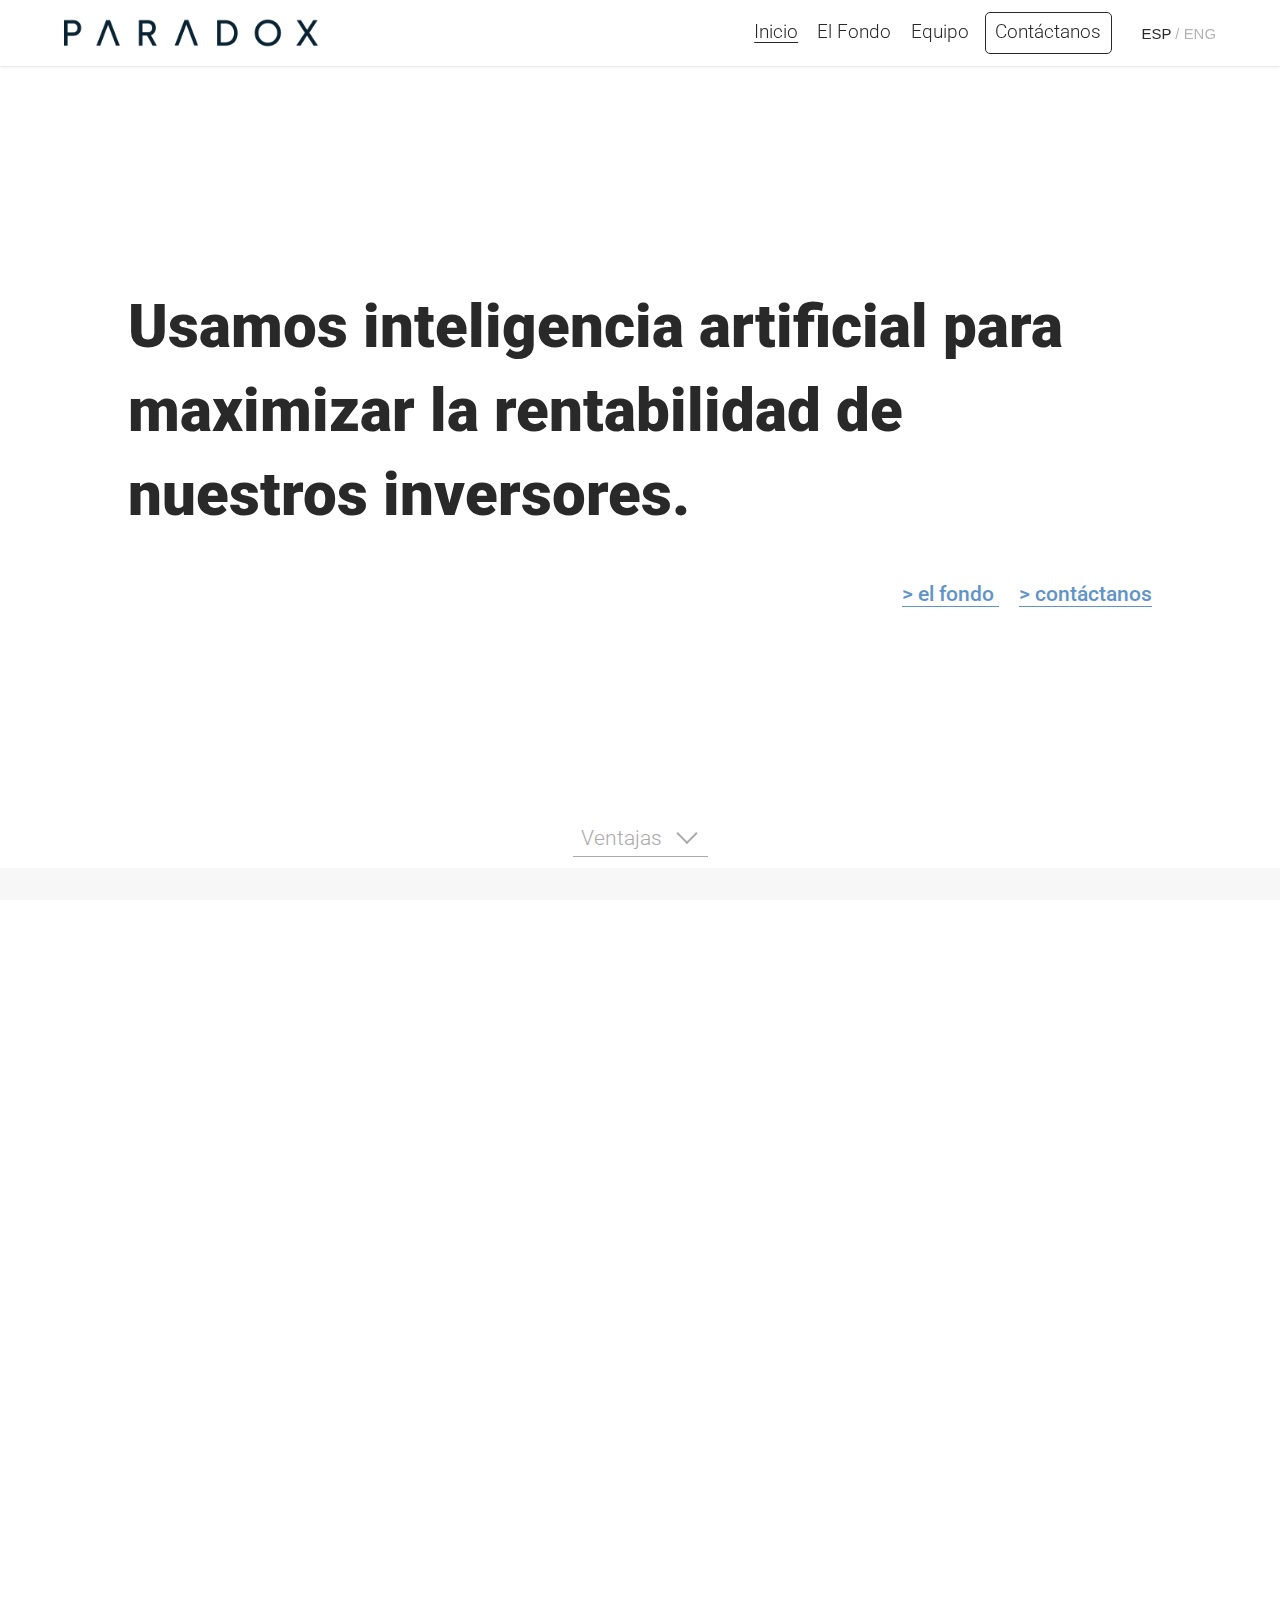
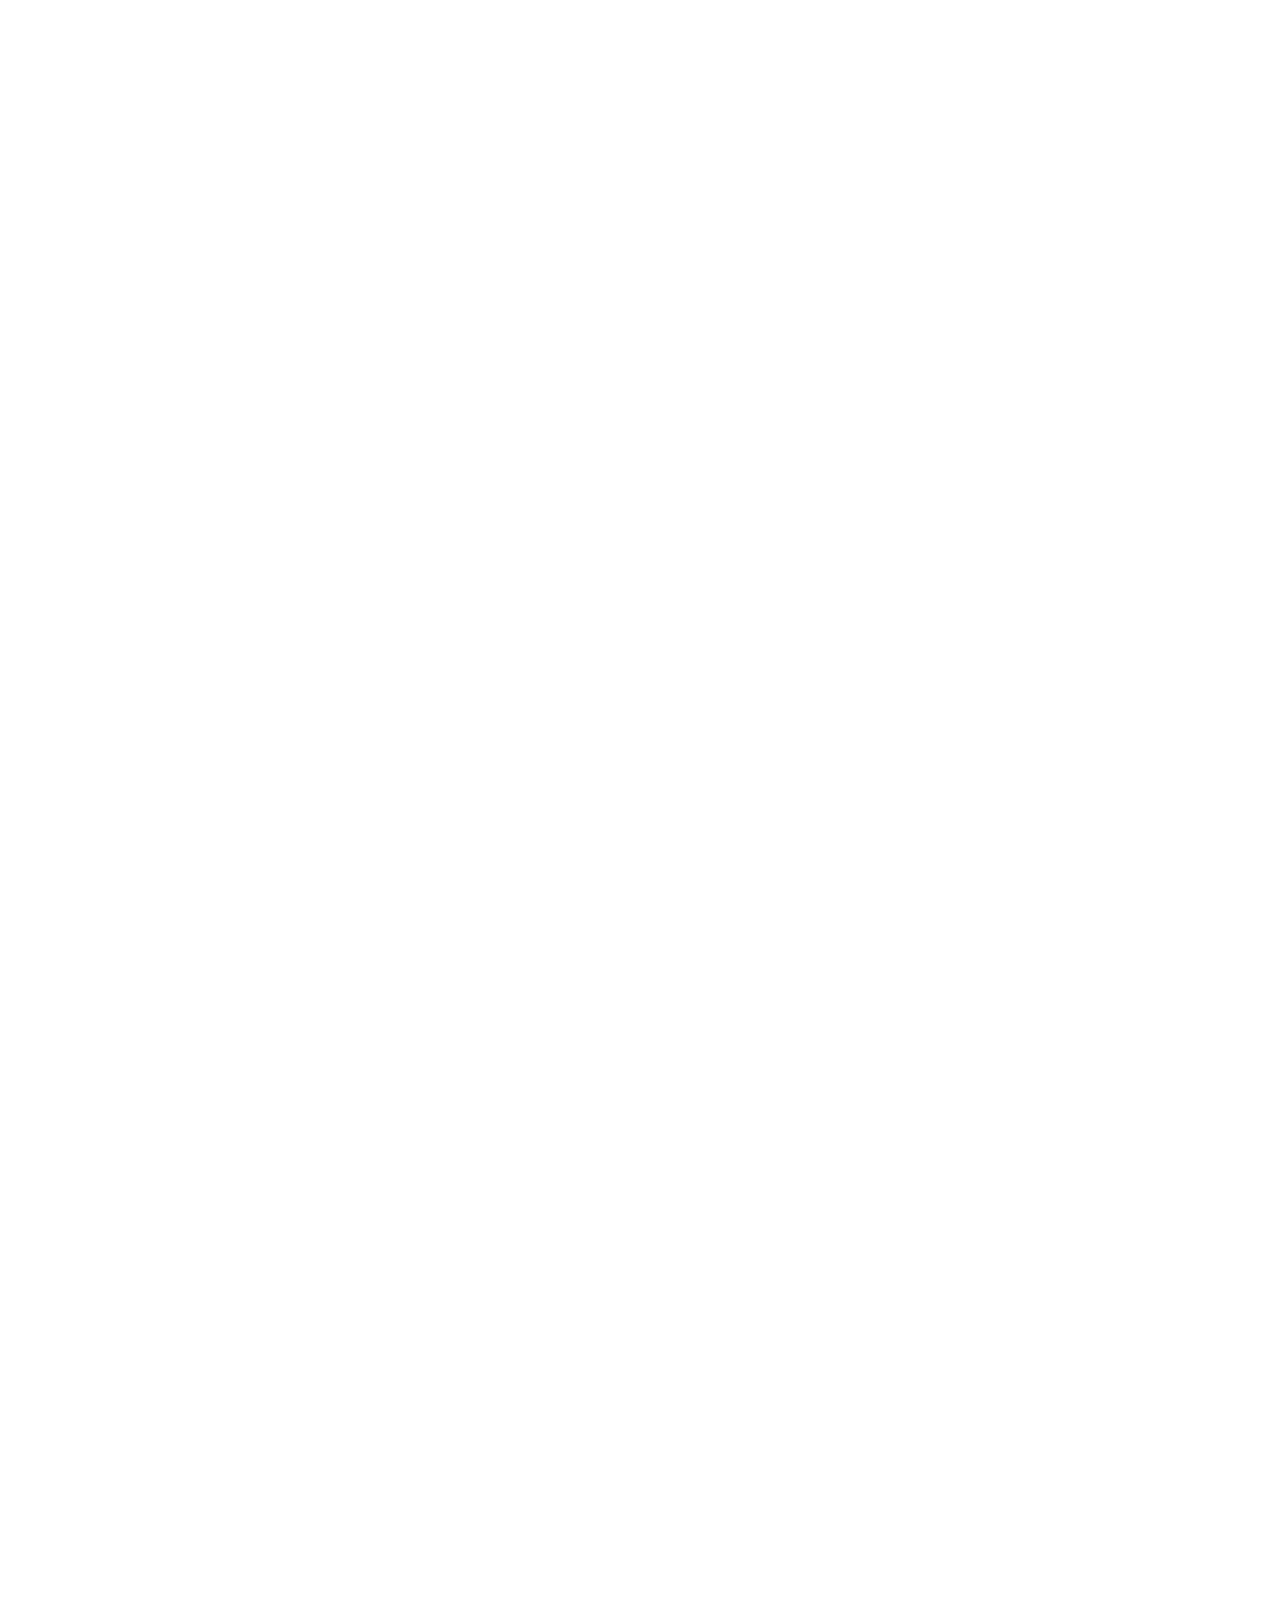
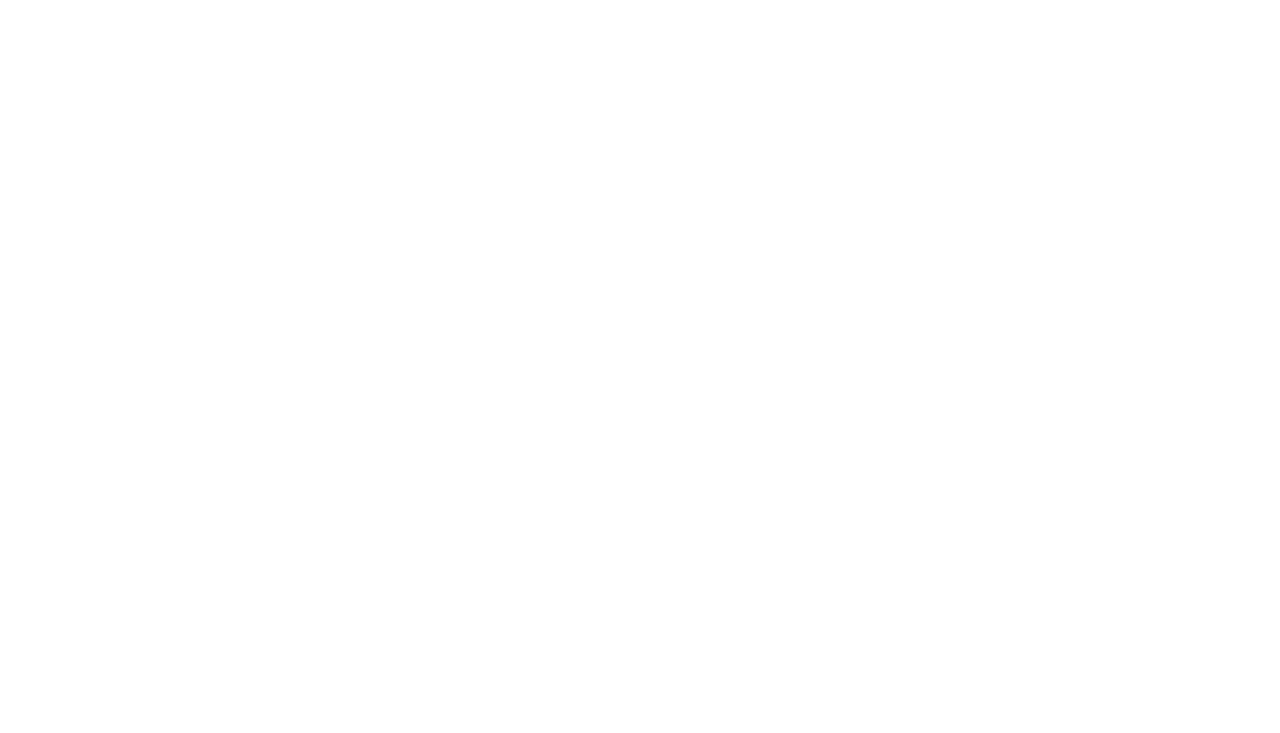
<file: index.html>
<!DOCTYPE html>

<html>
<head>

<title>Inicio</title>
<meta name="robots" content="index,follow" />
<meta name="description" content="Usamos inteligencia artificial para maximizar la rentabilidad de nuestros inversores."/>

<meta http-equiv="Content-Type" content="text/html" charset="UTF-8" />
<meta name="viewport" content="width=device-width, initial-scale=1, user-scalable=no">

<link rel="icon" href="./res/icon.png" type="image/png">

<link rel="stylesheet" href="https://maxcdn.bootstrapcdn.com/bootstrap/4.0.0/css/bootstrap.min.css" integrity="sha384-Gn5384xqQ1aoWXA+058RXPxPg6fy4IWvTNh0E263XmFcJlSAwiGgFAW/dAiS6JXm" crossorigin="anonymous">
<link rel="stylesheet" href="./res/style.css">

<script src="https://code.jquery.com/jquery-3.2.1.slim.min.js" integrity="sha384-KJ3o2DKtIkvYIK3UENzmM7KCkRr/rE9/Qpg6aAZGJwFDMVNA/GpGFF93hXpG5KkN" crossorigin="anonymous"></script>
<script src="https://cdnjs.cloudflare.com/ajax/libs/popper.js/1.12.9/umd/popper.min.js" integrity="sha384-ApNbgh9B+Y1QKtv3Rn7W3mgPxhU9K/ScQsAP7hUibX39j7fakFPskvXusvfa0b4Q" crossorigin="anonymous"></script>
<script src="https://maxcdn.bootstrapcdn.com/bootstrap/4.0.0/js/bootstrap.min.js" integrity="sha384-JZR6Spejh4U02d8jOt6vLEHfe/JQGiRRSQQxSfFWpi1MquVdAyjUar5+76PVCmYl" crossorigin="anonymous"></script>

<style> .inputhidden {display: none;} </style>

</head>

<body class="">


<!––  NAV  ––>
<nav class="navbar navbar-expand-lg navbar-light fixed-top nav-scroll">
  <a class="navbar-brand" href="./index.html">
    <div class="img_fluid"> <img src="./res/logo.png" class="d-inline-block align-top navbar-img-size" alt=""> </div>
  </a>

  <button class="navbar-toggler" type="button" data-toggle="collapse" data-target="#navbarNav" aria-controls="navbarNav" aria-expanded="false" aria-label="Toggle navigation">
    <span class="navbar-toggler-icon"></span>
  </button>

  <div class="collapse navbar-collapse justify-content-end" id="navbarNav">
    <ul class="navbar-nav">
      <li class="nav-item"> <a class="nav-link py-md-0 inuse" href="./index.html">Inicio</a> </li>
      <li class="nav-item"> <a class="nav-link py-md-0" href="./sistema.html">El Fondo</a> </li>
      <li class="nav-item"> <a class="nav-link py-md-0" href="./equipo.html">Equipo</a> </li>
      <li class="nav-item nav-item-highlight"> <a class="nav-link py-md-0" href="./contacto.html">Contáctanos</a> </li>
      
      <li class="nav-item"> <div class="lang"> ESP <span>/</span> <a href="./en.html"> ENG</a> </div> </li>
    </ul>
  </div>

</nav>

<section class="lyt_top"></section>


<!––  Section A ––>

<section>
  <div class="lyt_section lyt_h90 flex-column flex-center">

    <h1 class="title" style="text-align: left;">Usamos inteligencia artificial para maximizar la rentabilidad de nuestros inversores.</h1>
    <span class="column_w100"></span>
    <span class="flow_right"> <a href="./sistema.html"> > el fondo </a> <a class="a_blue" href="./contacto.html"> > contáctanos </a> </span>

  </div>

  <section id="scroll_tag_a"> </section>
  <div class="flow_wrap flow_dark">
    <a href="#scroll_tag_a">
      <div class="flow_text"> Ventajas </div>
      <div class="flow_arrow_small"></div>
    </a>
  </div> 

</section>


<!––  Section B ––>

<section class="bg_light">
  <div class="lyt_section lyt_h92 flex-row flex-top">

    <h1>Aportamos mejoras a la inversión tradicional</h1>
    
    <div id="id_pa_wrap" class="pros bg_pros" >
      <span> Potencia </span>
      <div id="id_pa_arrow" class="pros_arrow"></div>
      <div id="id_pa_inner" class="pros_inner">Analizamos miles de compañías de todo el mundo, sin limitación humana.</div>
    </div>

    <div id="id_pb_wrap" class="pros bg_pros">
      <span> Consistencia </span>
      <div id="id_pb_arrow" class="pros_arrow"></div>
      <div id="id_pb_inner" class="pros_inner">Unificamos criterios de inversión con datos objetivos, evitando contradicciones.</div>
    </div>

    <div id="id_pc_wrap" class="pros bg_pros">
      <span> Agilidad </span>
      <div id="id_pc_arrow" class="pros_arrow"></div>
      <div id="id_pc_inner" class="pros_inner">Podemos tomar inmediatamente decisiones complejas en entornos cambiantes.</div>
    </div>

    <div id="id_pd_wrap" class="pros bg_pros">
      <span> Imparcialidad </span>
      <div id="id_pd_arrow" class="pros_arrow"></div>
      <div id="id_pd_inner" class="pros_inner">No contaminamos el proceso con sesgos o emociones.</div>
    </div>

    <div id="id_pe_wrap" class="pros bg_pros">
      <span> Evidencia </span>
      <div id="id_pe_arrow" class="pros_arrow"></div>
      <div id="id_pe_inner" class="pros_inner">Evaluamos el resultado histórico teórico para avalar su consistencia.</div>
    </div>

    <span class="column_w100"></span>
    <span class="flow_right"><a href="./contacto.html"> > contáctanos </a></span>

  </div>

  <section id="scroll_tag_b"> </section>
  <div class="flow_wrap flow_dark">
    <a href="#scroll_tag_b">
      <div class="flow_text"> Sistema </div>
      <div class="flow_arrow_small"></div>
    </a>
  </div> 

<script src="./res/show.js"></script>
</section>


<!––  Section C.0 ––>

<section>
  <div class="lyt_section lyt_h58 flex-row flex-center">

      <div class="column_w100 bullets">
        <h2>Aplicamos un sistema de inversión objetivo</h2>
        <ul style="margin-bottom: 1em;">
          <li>Identificamos un universo de +3 mil compañías<sup>1</sup>, evitando compañías en situaciones extremas (p.e. distress<sup>2</sup>).</li>
          <li>Analizamos nuestro universo procesando +800 millones de datos financieros con técnicas de Machine Learning.</li>
          <li>Construimos una cartera diversificada con las 30-40 oportunidades más prometedoras en cada momento.</li>
        </ul>
      </div>

      <div class="column_w100 bullets">
        <p>
          1. Únicamente consideramos compañías líquidas en mercados desarrollados (Norte América, Europa y APAC -Japón y Australia-). <br>
          2. Hemos comprobado empíricamente que, además de contaminar el proceso de análisis, presentan esperanzas (binomio rentabilidad/riesgo) inferiores a la media.
        </p>
      </div>

  </div>
</section>


<!––  Section C.1 ––>

<section class="bg_blue">
  <div class="lyt_section lyt_h34 flex-row flex-cente">

    <div class="column_w100 bullets bullets_grey">
      <h2>Hemos diseñado nuestro sistema para:</h2>
      <ul>
        <li>encontrar negocios sólidos a precios atractivos, en base a la teoría del análisis fundamental. </li>
        <li>obtener retornos consistentes en el tiempo independientemente del entorno de mercado.</li>
      </ul>
    </div>

  </div>

  <section id="scroll_tag_c"> </section>
  <div class="flow_wrap flow_light">
    <a href="#scroll_tag_c">
      <div class="flow_text"> Innovación </div>
      <div class="flow_arrow_small"></div>
    </a>
  </div> 

</section>


<!––  Section D ––>

<section class="bg_light">
  <div class="lyt_section lyt_h92 flex-column flex-center">

    <h1 class="title" style="text-align: left;"> Un enfoque innovador, aún por adoptar en la industria de la gestión de activos. </h1>
    <span class="column_w100"></span>
    <span class="flow_right"><a style="white-space: normal !important;" href="./ia.html">> Inteligencia Artificial y Machine Learning </a></span>

  </div>

  <section id="scroll_tag_d"> </section>
  <div> <a href="#scroll_tag_d"><div class="flow_arrow_full"></div></a> </div>

</section>


<!––  Contacto ––>

<section>
<div class="lyt_section flex-column form_contact">
	
	<h2>Apúntate a nuestra newsletter</h2>

	<script src="https://ajax.googleapis.com/ajax/libs/jquery/3.6.0/jquery.min.js"></script>
  <script src="./res/form.js"></script>

    <form name="contactForm" id="contactForm">
        
        <input class="input" type="text" name="name" id="name" placeholder="Nombre (obligatorio)"> <!––  Name is required––>
        <label class="input-warning input-name" > * Necesitamos su nombre </label>
        <input class="input" type="text" name="email" id="email" placeholder="Email (obligatorio)">  <!––  Valid email is required: ex@abc.xyz––>
        <label class="input-warning input-email" > * Necesitamos un email válido (formato aaa@bbb.ccc) </label>
        <input class="input inputhidden" type="text" name="phone" id="phone" placeholder="Teléfono (opcional)">

        <label class="check"> <input type="checkbox" name="cbox" id="cbox" >
          Sí, acepto la <a href="./privacidad.html" target="_blank">política de privacidad</a> y recibir comunicaciones comerciales.
        </label>
        <label class="input-warning input-cbox">* No podemos contactarle si no acepta nuestra política.</label>

        <textarea style="height: 150px;" class="input inputhidden" name="message" id="message" placeholder="Escribenos un mensaje (opcional)"></textarea>
        
        <div class="input-holder">
            <input class="button-empty mode-send" type="submit" class="submit" id="submit" value="Enviar">
            <div class="button-filled mode-sent"> Enviado </div>
        </div>

    </form>

</div>
</section>


<!––  Footer ––>
<footer class="bg_dark">
  <div class="lyt_section lyt_footer flex-row">

    <div class="column_w50 flex-row lyt_footer_left">
        <div class="lyt_footer_logo">
            <div class="img_fluid"> <img src="./res/l_a.png" ole="img" aria-label="Contacto"> </div>
        </div>
        <div class="flex-bottom">
            <p class="h1_footer">Contacto</p>
            <p><a href="https://goo.gl/maps/1AcRZGSZ31LoYUcBA" target="_blank">Rodríguez San Pedro 2, Madrid, Spain</a> </p>
            <p><a href="mailto:paradox@paradoxam.com" target="_blank">paradox@paradoxam.com</a></p>
            <p><a href="https://www.linkedin.com/company/paradox-capital" target="_blank">Linkedin</a></p>
        </div>
    </div>

    <div class="column_w50 lyt_footer_right flex-bottom">
        <p><a href="https://www.cnmv.es/portal/Consultas/IIC/Fondo.aspx?nif=V42716340" target="_blank"> Documentación CNMV</a></p>
        <p>Copyright © 2021 - Todos los derechos reservados</p>
    </div>

  </div>
</footer>


</body>
</html>
</file>
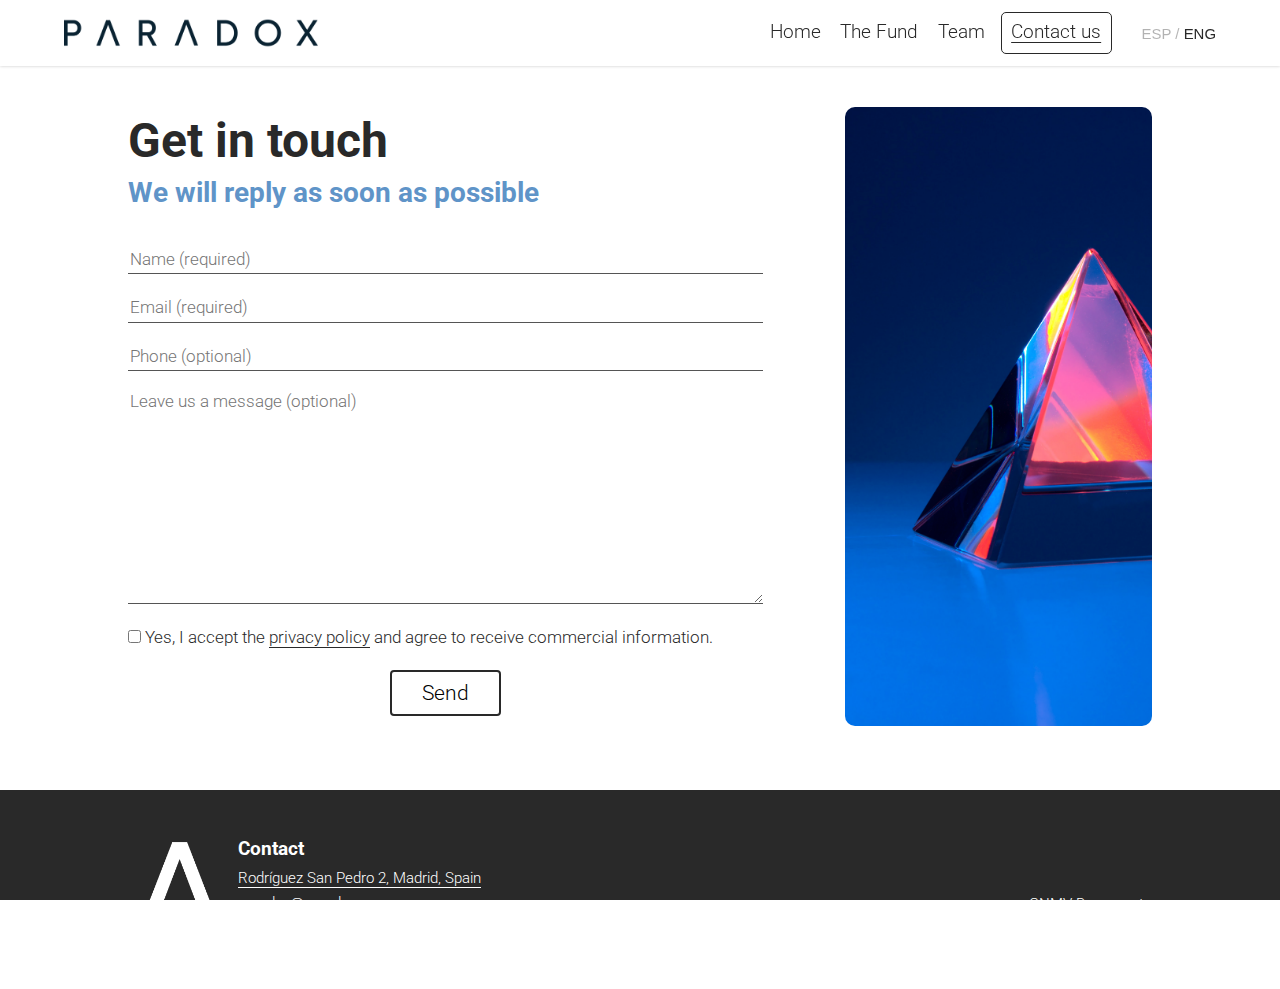
<file: contact.html>
<!DOCTYPE html>

<html>
<head>

<title>Contact</title>
<meta name="description" content="Get in touch, we will reply as soon as possible."/>


<meta http-equiv="Content-Type" content="text/html" charset="UTF-8" />
<meta name="viewport" content="width=device-width, initial-scale=1, user-scalable=no">

<link rel="icon" href="./res/icon.png" type="image/png">

<link rel="stylesheet" href="https://maxcdn.bootstrapcdn.com/bootstrap/4.0.0/css/bootstrap.min.css" integrity="sha384-Gn5384xqQ1aoWXA+058RXPxPg6fy4IWvTNh0E263XmFcJlSAwiGgFAW/dAiS6JXm" crossorigin="anonymous">
<link rel="stylesheet" href="./res/style.css">

<script src="https://code.jquery.com/jquery-3.2.1.slim.min.js" integrity="sha384-KJ3o2DKtIkvYIK3UENzmM7KCkRr/rE9/Qpg6aAZGJwFDMVNA/GpGFF93hXpG5KkN" crossorigin="anonymous"></script>
<script src="https://cdnjs.cloudflare.com/ajax/libs/popper.js/1.12.9/umd/popper.min.js" integrity="sha384-ApNbgh9B+Y1QKtv3Rn7W3mgPxhU9K/ScQsAP7hUibX39j7fakFPskvXusvfa0b4Q" crossorigin="anonymous"></script>
<script src="https://maxcdn.bootstrapcdn.com/bootstrap/4.0.0/js/bootstrap.min.js" integrity="sha384-JZR6Spejh4U02d8jOt6vLEHfe/JQGiRRSQQxSfFWpi1MquVdAyjUar5+76PVCmYl" crossorigin="anonymous"></script>

</head>

<body class="">

<!––  NAV  ––>
<nav class="navbar navbar-expand-lg navbar-light fixed-top nav-scroll">
  <a class="navbar-brand" href="./en.html">
    <div class="img_fluid"> <img src="./res/logo.png" class="d-inline-block align-top navbar-img-size" alt=""> </div>
  </a>
  <button class="navbar-toggler" type="button" data-toggle="collapse" data-target="#navbarNav" aria-controls="navbarNav" aria-expanded="false" aria-label="Toggle navigation">
    <span class="navbar-toggler-icon"></span>
  </button>
  <div class="collapse navbar-collapse justify-content-end" id="navbarNav">
    <ul class="navbar-nav">
      <li class="nav-item"> <a class="nav-link py-md-0" href="./en.html">Home</a> </li>
      <li class="nav-item"> <a class="nav-link py-md-0" href="./system.html">The Fund</a> </li>
      <li class="nav-item"> <a class="nav-link py-md-0" href="./team.html">Team</a> </li>
      <li class="nav-item nav-item-highlight"> <a class="nav-link py-md-0 inuse" href="./contact.html">Contact us</a> </li>

      <li class="nav-item"> <div class="lang"> <a href="./contacto.html">ESP</a> <span>/</span> ENG </div> </li>
    </ul>
  </div>
</nav>


<!––  Content ––>
<section class="lyt_top"></section>

<section>
<div class="lyt_section flex-row">

  <div class="column_w60">

    <div>
      <h1 style="margin-bottom: 0;">Get in touch</h1>
      <h3>We will reply as soon as possible</h3>
    </div>
    <br>

    <div class="flex-column form_contact">

        <script src="https://ajax.googleapis.com/ajax/libs/jquery/3.6.0/jquery.min.js"></script>
        <script src="./res/form.js"></script>

        <form name="contactForm" id="contactForm">
            
            <input class="input" type="text" name="name" id="name" placeholder="Name (required)"> <!––  Name is required––>
            <label class="input-warning input-name" > * We need a name </label>
            <input class="input" type="text" name="email" id="email" placeholder="Email (required)">  <!––  Valid email is required: ex@abc.xyz––>
            <label class="input-warning input-email" > * We need a valid email (format aaa@bbb.ccc) </label>
            <input class="input inputhidden" type="text" name="phone" id="phone" placeholder="Phone (optional)">
            <textarea style="height: 24vh;" class="input inputhidden" name="messagebox" id="messagebox" placeholder="Leave us a message (optional)"></textarea>


            <label class="check"  style="font-size: 0.8em;"> <input type="checkbox" name="cbox" id="cbox" >
              Yes, I accept the <a href="./privacy.html" target="_blank">privacy policy</a> and agree to receive commercial information.
            </label>
            <label class="input-warning input-cbox">* We can't reach you unless you agree to our policy.</label>
            
            <div class="input-holder">
                <input class="button-empty mode-send" type="submit" class="submit" id="submit" value="Send">
                <div class="button-filled mode-sent"> Sent </div>
            </div>

        </form>

    </div>
  
  </div>

  <div class="column_w30 background_right"></div>

</div>
</section>


<!––  Footer ––>
<footer class="bg_dark">
  <div class="lyt_section lyt_footer flex-row">

    <div class="column_w50 flex-row lyt_footer_left">
        <div class="lyt_footer_logo">
            <div class="img_fluid"> <img src="./res/l_a.png" ole="img" aria-label="Contacto"> </div>
        </div>
        <div class="flex-bottom">
            <p class="h1_footer">Contact</p>
            <p><a href="https://goo.gl/maps/1AcRZGSZ31LoYUcBA" target="_blank">Rodríguez San Pedro 2, Madrid, Spain</a> </p>
            <p><a href="mailto:paradox@paradoxam.com" target="_blank">paradox@paradoxam.com</a></p>
            <p><a href="https://www.linkedin.com/company/paradox-capital" target="_blank">Linkedin</a></p>
        </div>
    </div>

    <div class="column_w50 lyt_footer_right flex-bottom">
        <p><a href="https://www.cnmv.es/portal/Consultas/IIC/Fondo.aspx?nif=V42716340" target="_blank">CNMV Documents</a></p>
        <p>Copyright © 2021 - All rights reserved</p>
    </div>

  </div>
</footer>


</body>
</html>
</file>
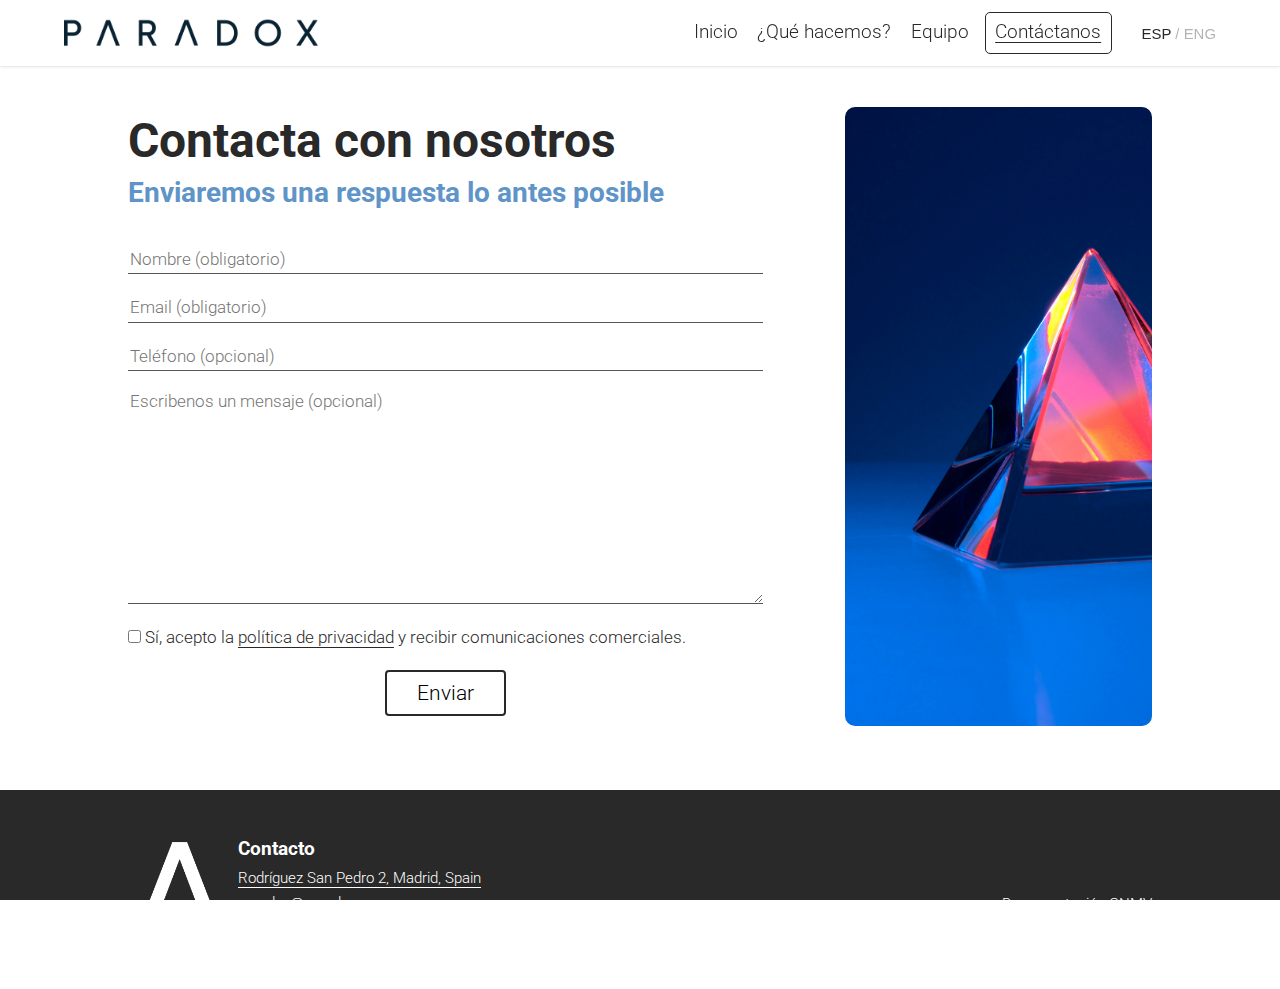
<file: contacto.html>
<!DOCTYPE html>

<html>
<head>

<title>Contacto</title>
<meta name="description" content="Contactanos, responderemos lo antes posible."/>


<meta http-equiv="Content-Type" content="text/html" charset="UTF-8" />
<meta name="viewport" content="width=device-width, initial-scale=1, user-scalable=no">

<link rel="icon" href="./res/icon.png" type="image/png">

<link rel="stylesheet" href="https://maxcdn.bootstrapcdn.com/bootstrap/4.0.0/css/bootstrap.min.css" integrity="sha384-Gn5384xqQ1aoWXA+058RXPxPg6fy4IWvTNh0E263XmFcJlSAwiGgFAW/dAiS6JXm" crossorigin="anonymous">
<link rel="stylesheet" href="./res/style.css">

<script src="https://code.jquery.com/jquery-3.2.1.slim.min.js" integrity="sha384-KJ3o2DKtIkvYIK3UENzmM7KCkRr/rE9/Qpg6aAZGJwFDMVNA/GpGFF93hXpG5KkN" crossorigin="anonymous"></script>
<script src="https://cdnjs.cloudflare.com/ajax/libs/popper.js/1.12.9/umd/popper.min.js" integrity="sha384-ApNbgh9B+Y1QKtv3Rn7W3mgPxhU9K/ScQsAP7hUibX39j7fakFPskvXusvfa0b4Q" crossorigin="anonymous"></script>
<script src="https://maxcdn.bootstrapcdn.com/bootstrap/4.0.0/js/bootstrap.min.js" integrity="sha384-JZR6Spejh4U02d8jOt6vLEHfe/JQGiRRSQQxSfFWpi1MquVdAyjUar5+76PVCmYl" crossorigin="anonymous"></script>

</head>

<body class="">

<!––  NAV  ––>
<nav class="navbar navbar-expand-lg navbar-light fixed-top nav-scroll">
  <a class="navbar-brand" href="./index.html">
    <div class="img_fluid"> <img src="./res/logo.png" class="d-inline-block align-top navbar-img-size" alt=""> </div>
  </a>
  <button class="navbar-toggler" type="button" data-toggle="collapse" data-target="#navbarNav" aria-controls="navbarNav" aria-expanded="false" aria-label="Toggle navigation">
    <span class="navbar-toggler-icon"></span>
  </button>
  <div class="collapse navbar-collapse justify-content-end" id="navbarNav">
    <ul class="navbar-nav">
      <li class="nav-item"> <a class="nav-link py-md-0" href="./index.html">Inicio<span class="sr-only">(current)</span></a> </li>
      <li class="nav-item"> <a class="nav-link py-md-0" href="./sistema.html">¿Qué hacemos?</a> </li>
      <li class="nav-item"> <a class="nav-link py-md-0" href="./equipo.html">Equipo</a> </li>
      <li class="nav-item nav-item-highlight"> <a class="nav-link py-md-0 inuse" href="./contacto.html">Contáctanos</a> </li>

       <li class="nav-item"> <div class="lang"> ESP <span>/</span> <a href="./contact.html">ENG</a> </div> </li>
    </ul>
  </div>
</nav>


<!––  Content ––>
<section class="lyt_top"></section>

<section>
<div class="lyt_section flex-row">

  <div class="column_w60">

    <div>
      <h1 style="margin-bottom: 0;">Contacta con nosotros</h1>
      <h3>Enviaremos una respuesta lo antes posible</h3>
    </div>
    <br>

    <div class="flex-column form_contact">

        <script src="https://ajax.googleapis.com/ajax/libs/jquery/3.6.0/jquery.min.js"></script>
        <script src="./res/form.js"></script>

        <form name="contactForm" id="contactForm">
            
            <input class="input" type="text" name="name" id="name" placeholder="Nombre (obligatorio)"> <!––  Name is required––>
            <label class="input-warning input-name" > * Necesitamos su nombre </label>
            <input class="input" type="text" name="email" id="email" placeholder="Email (obligatorio)">  <!––  Valid email is required: ex@abc.xyz––>
            <label class="input-warning input-email" > * Necesitamos un email válido (formato aaa@bbb.ccc) </label>
            <input class="input inputhidden" type="text" name="phone" id="phone" placeholder="Teléfono (opcional)">
            <textarea style="height: 24vh;" class="input inputhidden" name="messagebox" id="messagebox" placeholder="Escribenos un mensaje (opcional)"></textarea>


            <label class="check"  style="font-size: 0.8em;"> <input type="checkbox" name="cbox" id="cbox" >
              Sí, acepto la <a href="./privacidad.html" target="_blank">política de privacidad</a> y recibir comunicaciones comerciales.
            </label>
            <label class="input-warning input-cbox" >* No podemos contactarle si no acepta nuestra política.</label>
            
            <div class="input-holder">
                <input class="button-empty mode-send" type="submit" class="submit" id="submit" value="Enviar">
                <div class="button-filled mode-sent"> Enviado </div>
            </div>

        </form>

    </div>
  
  </div>

  <div class="column_w30 background_right"></div>

</div>
</section>


<!––  Footer ––>
<footer class="bg_dark">
  <div class="lyt_section lyt_footer flex-row">

    <div class="column_w50 flex-row lyt_footer_left">
        <div class="lyt_footer_logo">
            <div class="img_fluid"> <img src="./res/l_a.png" ole="img" aria-label="Contacto"> </div>
        </div>
        <div class="flex-bottom">
            <p class="h1_footer">Contacto</p>
            <p><a href="https://goo.gl/maps/1AcRZGSZ31LoYUcBA" target="_blank">Rodríguez San Pedro 2, Madrid, Spain</a> </p>
            <p><a href="mailto:paradox@paradoxam.com" target="_blank">paradox@paradoxam.com</a></p>
            <p><a href="https://www.linkedin.com/company/paradox-capital" target="_blank">Linkedin</a></p>
        </div>
    </div>

    <div class="column_w50 lyt_footer_right flex-bottom">
        <p><a href="https://www.cnmv.es/portal/Consultas/IIC/Fondo.aspx?nif=V42716340" target="_blank"> Documentación CNMV</a></p>
        <p>Copyright © 2021 - Todos los derechos reservados</p>
    </div>

  </div>
</footer>


</body>
</html>
</file>
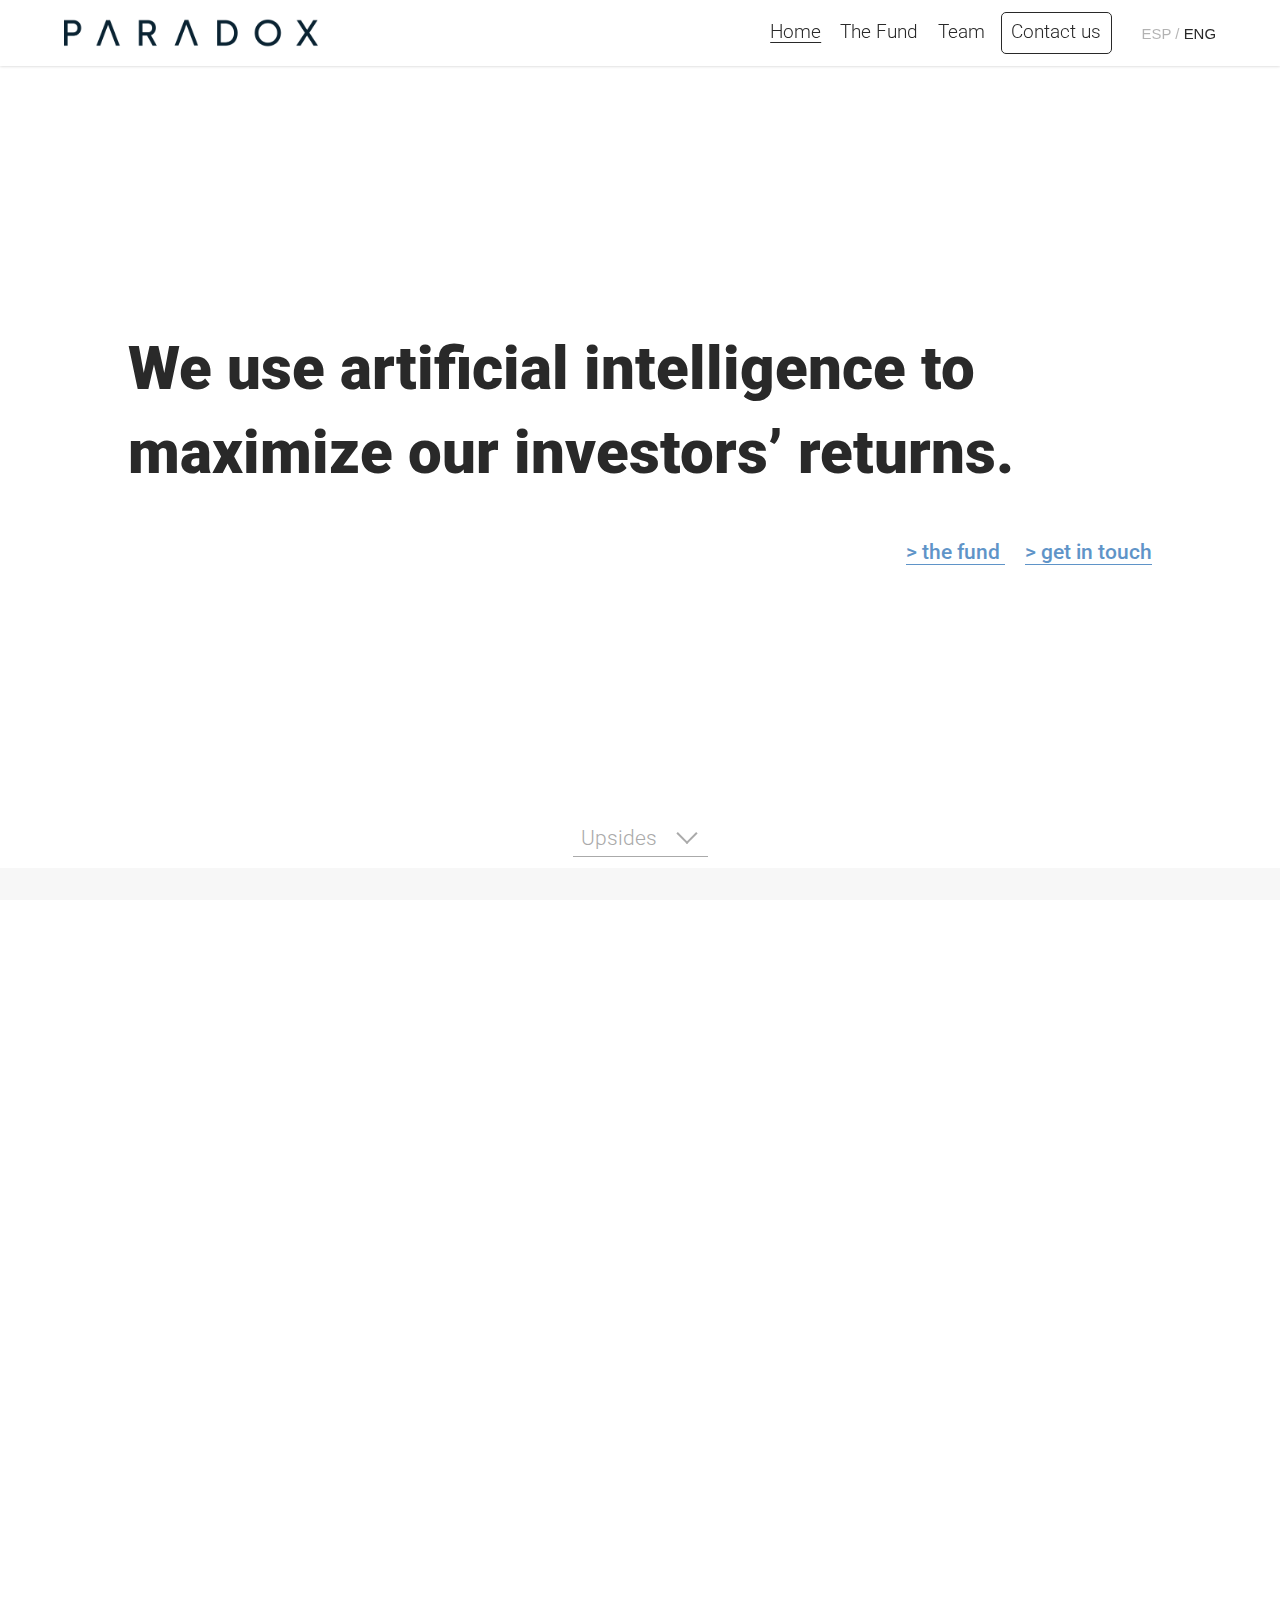
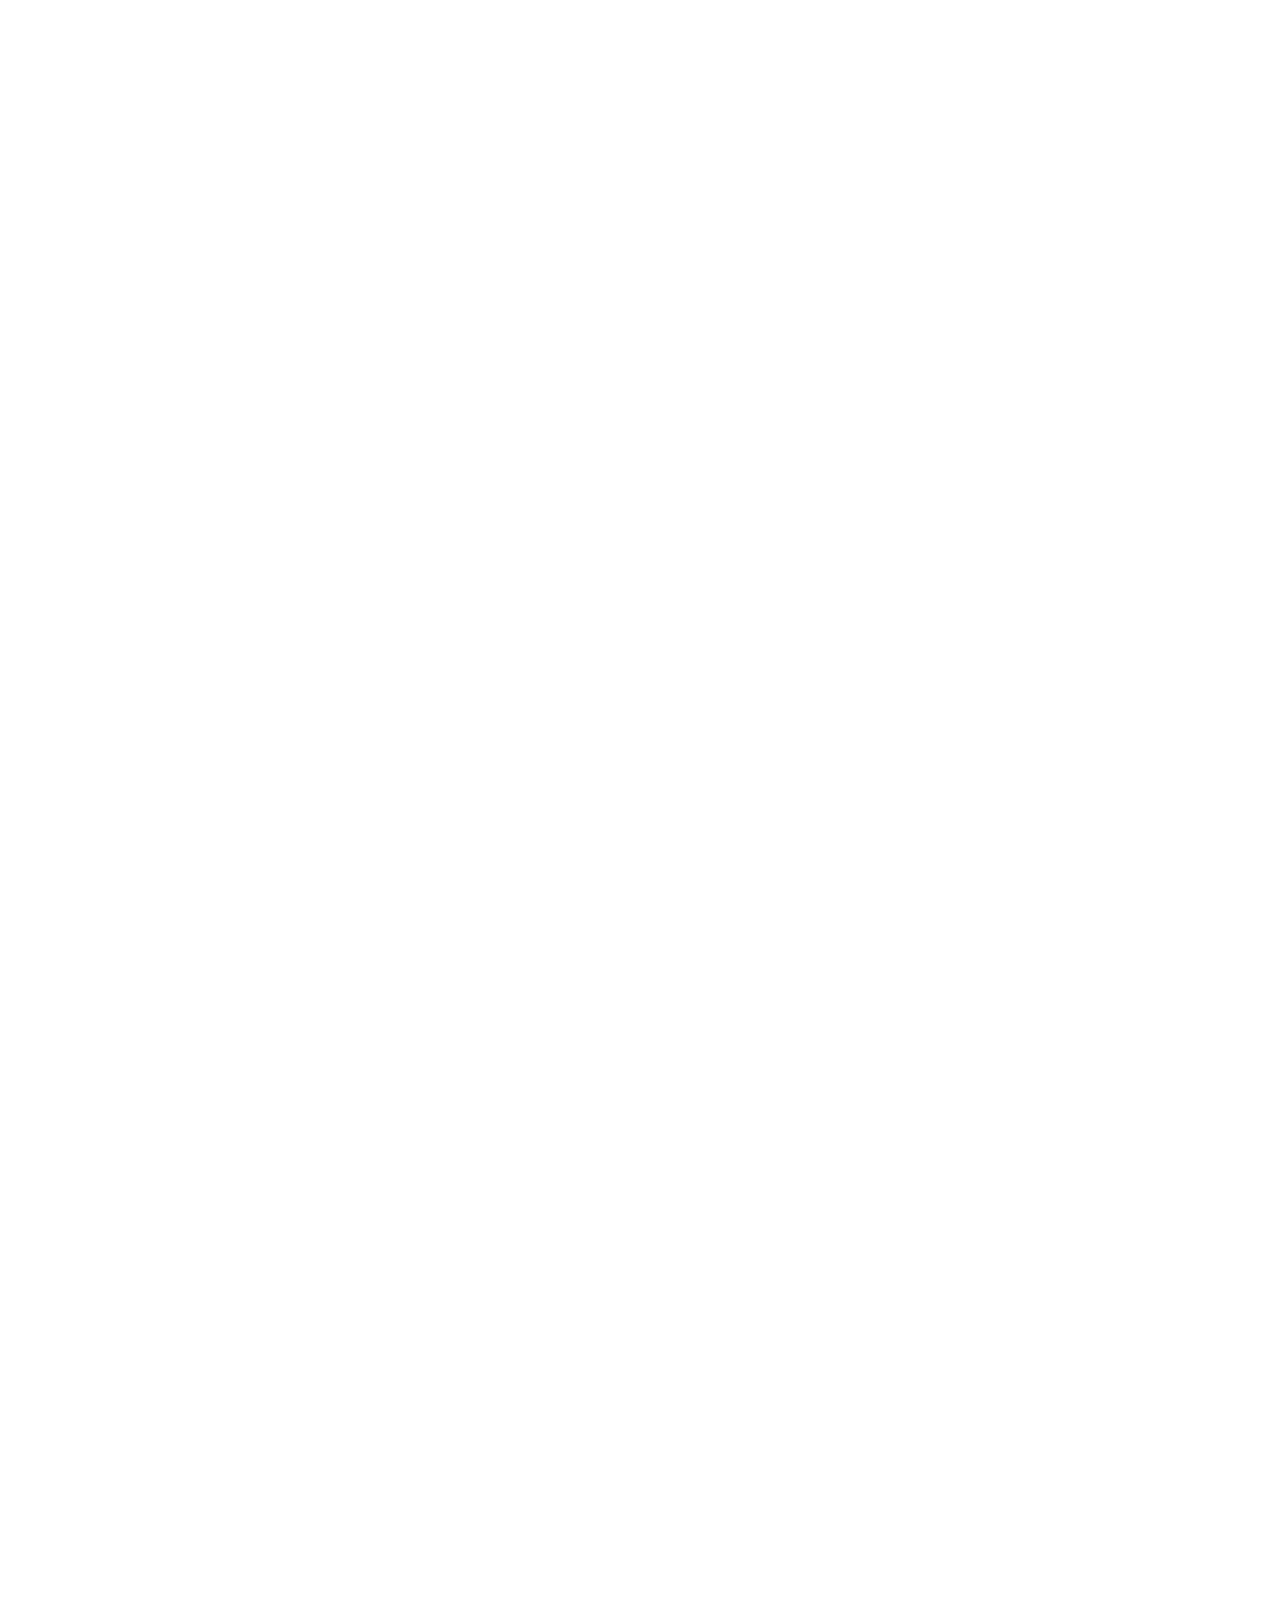
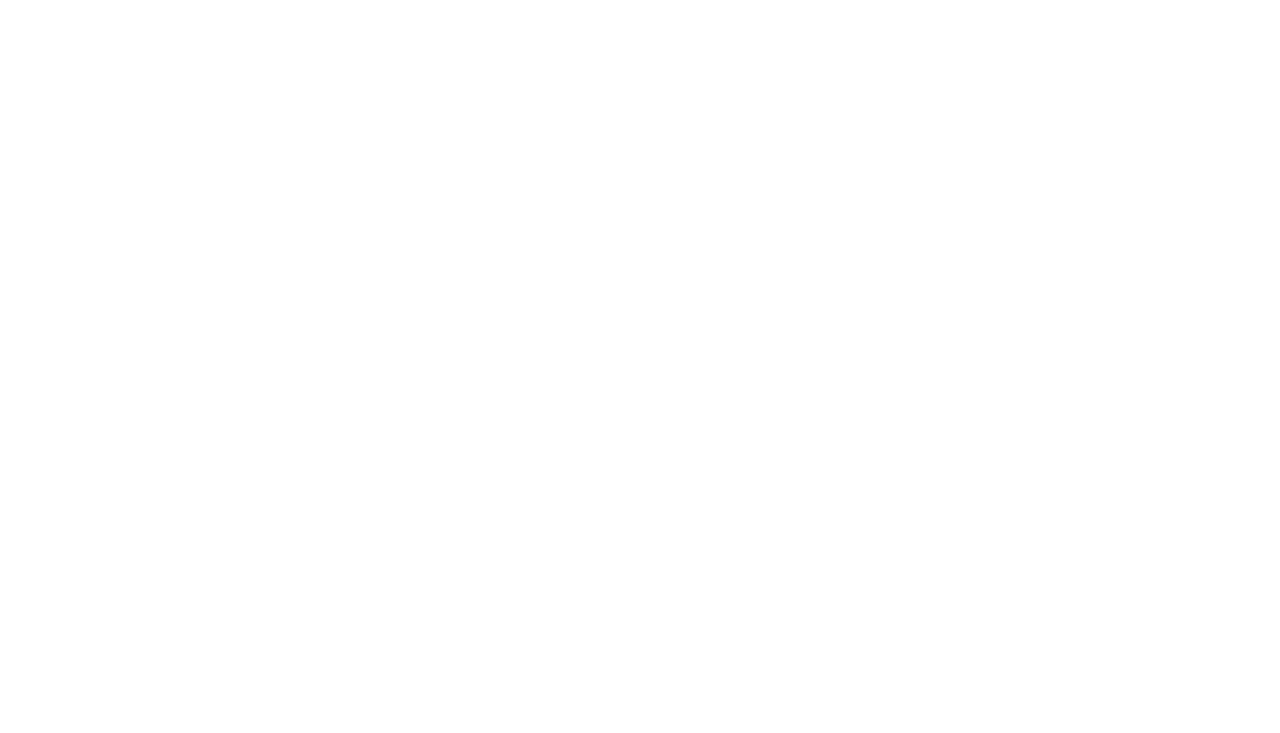
<file: en.html>
<!DOCTYPE html>

<html>
<head>

<title>Home</title>
<meta name="robots" content="index,follow" />
<meta name="description" content="We use artificial intelligence to maximize our investors’ returns."/>

<meta http-equiv="Content-Type" content="text/html" charset="UTF-8" />
<meta name="viewport" content="width=device-width, initial-scale=1, user-scalable=no">

<link rel="icon" href="./res/icon.png" type="image/png">

<link rel="stylesheet" href="https://maxcdn.bootstrapcdn.com/bootstrap/4.0.0/css/bootstrap.min.css" integrity="sha384-Gn5384xqQ1aoWXA+058RXPxPg6fy4IWvTNh0E263XmFcJlSAwiGgFAW/dAiS6JXm" crossorigin="anonymous">
<link rel="stylesheet" href="./res/style.css">

<script src="https://code.jquery.com/jquery-3.2.1.slim.min.js" integrity="sha384-KJ3o2DKtIkvYIK3UENzmM7KCkRr/rE9/Qpg6aAZGJwFDMVNA/GpGFF93hXpG5KkN" crossorigin="anonymous"></script>
<script src="https://cdnjs.cloudflare.com/ajax/libs/popper.js/1.12.9/umd/popper.min.js" integrity="sha384-ApNbgh9B+Y1QKtv3Rn7W3mgPxhU9K/ScQsAP7hUibX39j7fakFPskvXusvfa0b4Q" crossorigin="anonymous"></script>
<script src="https://maxcdn.bootstrapcdn.com/bootstrap/4.0.0/js/bootstrap.min.js" integrity="sha384-JZR6Spejh4U02d8jOt6vLEHfe/JQGiRRSQQxSfFWpi1MquVdAyjUar5+76PVCmYl" crossorigin="anonymous"></script>

<style> .inputhidden {display: none;} </style>

</head>

<body class="">


<!––  NAV  ––>
<nav class="navbar navbar-expand-lg navbar-light fixed-top nav-scroll">
  <a class="navbar-brand" href="./en.html">
    <div class="img_fluid"> <img src="./res/logo.png" class="d-inline-block align-top navbar-img-size" alt=""> </div>
  </a>

  <button class="navbar-toggler" type="button" data-toggle="collapse" data-target="#navbarNav" aria-controls="navbarNav" aria-expanded="false" aria-label="Toggle navigation">
    <span class="navbar-toggler-icon"></span>
  </button>

  <div class="collapse navbar-collapse justify-content-end" id="navbarNav">
    <ul class="navbar-nav">
      <li class="nav-item"> <a class="nav-link py-md-0 inuse" href="./en.html">Home</a> </li>
      <li class="nav-item"> <a class="nav-link py-md-0" href="./system.html">The Fund</a> </li>
      <li class="nav-item"> <a class="nav-link py-md-0" href="./team.html">Team</a> </li>
      <li class="nav-item nav-item-highlight"> <a class="nav-link py-md-0" href="./contact.html">Contact us</a> </li>

      <li class="nav-item"> <div class="lang"> <a href="./index.html">ESP</a> <span>/</span> ENG </div> </li>
    </ul>
  </div>

</nav>

<section class="lyt_top"></section>


<!––  Section A ––>

<section>
  <div class="lyt_section lyt_h90 flex-column flex-center">

    <h1 class="title" style="text-align: left;">We use artificial intelligence to maximize our investors’ returns.</h1>
    <span class="column_w100"></span>
    <span class="flow_right"> <a href="./system.html"> > the fund </a> <a class="a_blue" href="./contact.html"> > get in touch </a> </span>

  </div>

  <section id="scroll_tag_a"> </section>
  <div class="flow_wrap flow_dark">
    <a href="#scroll_tag_a">
      <div class="flow_text"> Upsides </div>
      <div class="flow_arrow_small"></div>
    </a>
  </div> 

</section>


<!––  Section B ––>

<section class="bg_light">
  <div class="lyt_section lyt_h92 flex-row flex-top">

    <h1>We bring enhancements to traditional investing</h1>
    
    <div id="id_pa_wrap" class="pros bg_pros" >
      <span> Power </span>
      <div id="id_pa_arrow" class="pros_arrow"></div>
      <div id="id_pa_inner" class="pros_inner">We analyze thousands of companies across the globe, unbounded by human limitations.</div>
    </div>

    <div id="id_pb_wrap" class="pros bg_pros">
      <span> Consistency </span>
      <div id="id_pb_arrow" class="pros_arrow"></div>
      <div id="id_pb_inner" class="pros_inner">We unify investment criteria with objective data, avoiding contradictions.</div>
    </div>

    <div id="id_pc_wrap" class="pros bg_pros">
      <span> Agility </span>
      <div id="id_pc_arrow" class="pros_arrow"></div>
      <div id="id_pc_inner" class="pros_inner">We can instantly make complex decissions under changing environments.</div>
    </div>

    <div id="id_pd_wrap" class="pros bg_pros">
      <span> Imparciality </span>
      <div id="id_pd_arrow" class="pros_arrow"></div>
      <div id="id_pd_inner" class="pros_inner">We don’t contaminate the process with biases or emotions.</div>
    </div>

    <div id="id_pe_wrap" class="pros bg_pros">
      <span> Evidence </span>
      <div id="id_pe_arrow" class="pros_arrow"></div>
      <div id="id_pe_inner" class="pros_inner">We asses our theorical historical performance to ratify its consistency.</div>
    </div> 

    <span class="column_w100"></span>
    <span class="flow_right"><a href="./contacto.html"> > get in touch </a></span>

  </div>

  <section id="scroll_tag_b"> </section>
  <div class="flow_wrap flow_dark">
    <a href="#scroll_tag_b">
      <div class="flow_text"> System </div>
      <div class="flow_arrow_small"></div>
    </a>
  </div> 

<script src="./res/show.js"></script>
</section>

<!––  Section C.0 ––>

<section>
  <div class="lyt_section lyt_h58 flex-row flex-center">

      <div class="column_w100 bullets">
        <h2>We apply an objective investment strategy</h2>
        <ul style="margin-bottom: 1em;">
          <li>We identify +3k of suitable companies<sup>1</sup> that conform our universe, avoiding assets in extreme situations (e.g. distress<sup>2</sup>).</li>
          <li>We analyze our universe processing +800m financial datapoints with Machine Learning algorithms.</li>
          <li>We build a diversified portfolio with the 30-40 most promising opportunities at any given time.</li>
        </ul>
      </div>

      <div class="column_w100 bullets">
        <p>
          1. We only consider liquid companies in developed markets (US, Europe, APAC -Japan and Australia-). <br>
          2. We have empirically proven that, besides contaminating the analysis process, they present a below average risk/return profile.
        </p>
      </div>

  </div>
</section>

<!––  Section C.1 ––>

<section class="bg_blue">
  <div class="lyt_section lyt_h34 flex-row flex-cente">

    <div class="column_w100 bullets bullets_grey">
      <h2>We have designed our system to:</h2>
      <ul>
        <li>find solid businesses at attractive prices, based on the theory of fundamental investing.</li>
        <li>achieve consistent returns in time across all market environments.</li>
      </ul>
    </div>

  </div>

  <section id="scroll_tag_c"> </section>
  <div class="flow_wrap flow_light">
    <a href="#scroll_tag_c">
      <div class="flow_text"> Innovation </div>
      <div class="flow_arrow_small"></div>
    </a>
  </div> 

</section>


<!––  Section D ––>

<section class="bg_light">
  <div class="lyt_section lyt_h92 flex-column flex-center">

    <h1 class="title" style="text-align: left;"> We apply innovative tools, still to be adopty by the asset management industry. </h1>
    <span class="column_w100"></span>
    <span class="flow_right"><a style="white-space: normal !important;" href="./ai.html"> > Artificial Intelligence & Machine Learning </a><span>

  </div>

  <section id="scroll_tag_d"> </section>
  <div> <a href="#scroll_tag_d"><div class="flow_arrow_full"></div></a> </div>

</section>


<!––  Contacto ––>
<section>
<div class="lyt_section flex-column form_contact">
  
  <h2>Join our newsletter</h2>

  <script src="https://ajax.googleapis.com/ajax/libs/jquery/3.6.0/jquery.min.js"></script>
    <script src="./res/form.js"></script>

    <form name="contactForm" id="contactForm">
        <input class="input" type="text" name="name" id="name" placeholder="Name (required)"> <!––  Name is required––>
        <label class="input-warning input-name" > * We need a name </label>
        <input class="input" type="text" name="email" id="email" placeholder="Email (required)">  <!––  Valid email is required: ex@abc.xyz––>
        <label class="input-warning input-email" > * We need a valid email (format aaa@bbb.ccc) </label>
        <input class="input inputhidden" type="text" name="phone" id="phone" placeholder="Teléfono (opcional)">
        <textarea style="height: 150px;" class="input inputhidden" name="message" id="message" placeholder="Escribenos un mensaje (opcional)"></textarea>

        <label class="check"  style="font-size: 0.8em;"> <input type="checkbox" name="cbox" id="cbox" >
          Yes, I accept the <a href="./privacy.html" target="_blank">privacy policy</a> and agree to receive commercial information.
        </label>
        <label class="input-warning input-cbox" > * We can't reach you unless you agree to our policy.</label>

        <div class="input-holder">
            <input class="button-empty mode-send" type="submit" class="submit" id="submit" value="Send">
            <div class="button-filled mode-sent"> Sent </div>
        </div>

    </form>

</div>
</section>


<!––  Footer ––>
<footer class="bg_dark">
  <div class="lyt_section lyt_footer flex-row">

    <div class="column_w50 flex-row lyt_footer_left">
        <div class="lyt_footer_logo">
            <div class="img_fluid"> <img src="./res/l_a.png" ole="img" aria-label="Contacto"> </div>
        </div>
        <div class="flex-bottom">
            <p class="h1_footer">Contact</p>
            <p><a href="https://goo.gl/maps/1AcRZGSZ31LoYUcBA" target="_blank">Rodríguez San Pedro 2, Madrid, Spain</a> </p>
            <p><a href="mailto:paradox@paradoxam.com" target="_blank">paradox@paradoxam.com</a></p>
            <p><a href="https://www.linkedin.com/company/paradox-capital" target="_blank">Linkedin</a></p>
        </div>
    </div>

    <div class="column_w50 lyt_footer_right flex-bottom">
        <p><a href="https://www.cnmv.es/portal/Consultas/IIC/Fondo.aspx?nif=V42716340" target="_blank">CNMV Documents</a></p>
        <p>Copyright © 2021 - All rights reserved</p>
    </div>

  </div>
</footer>



</body>
</html>
</file>
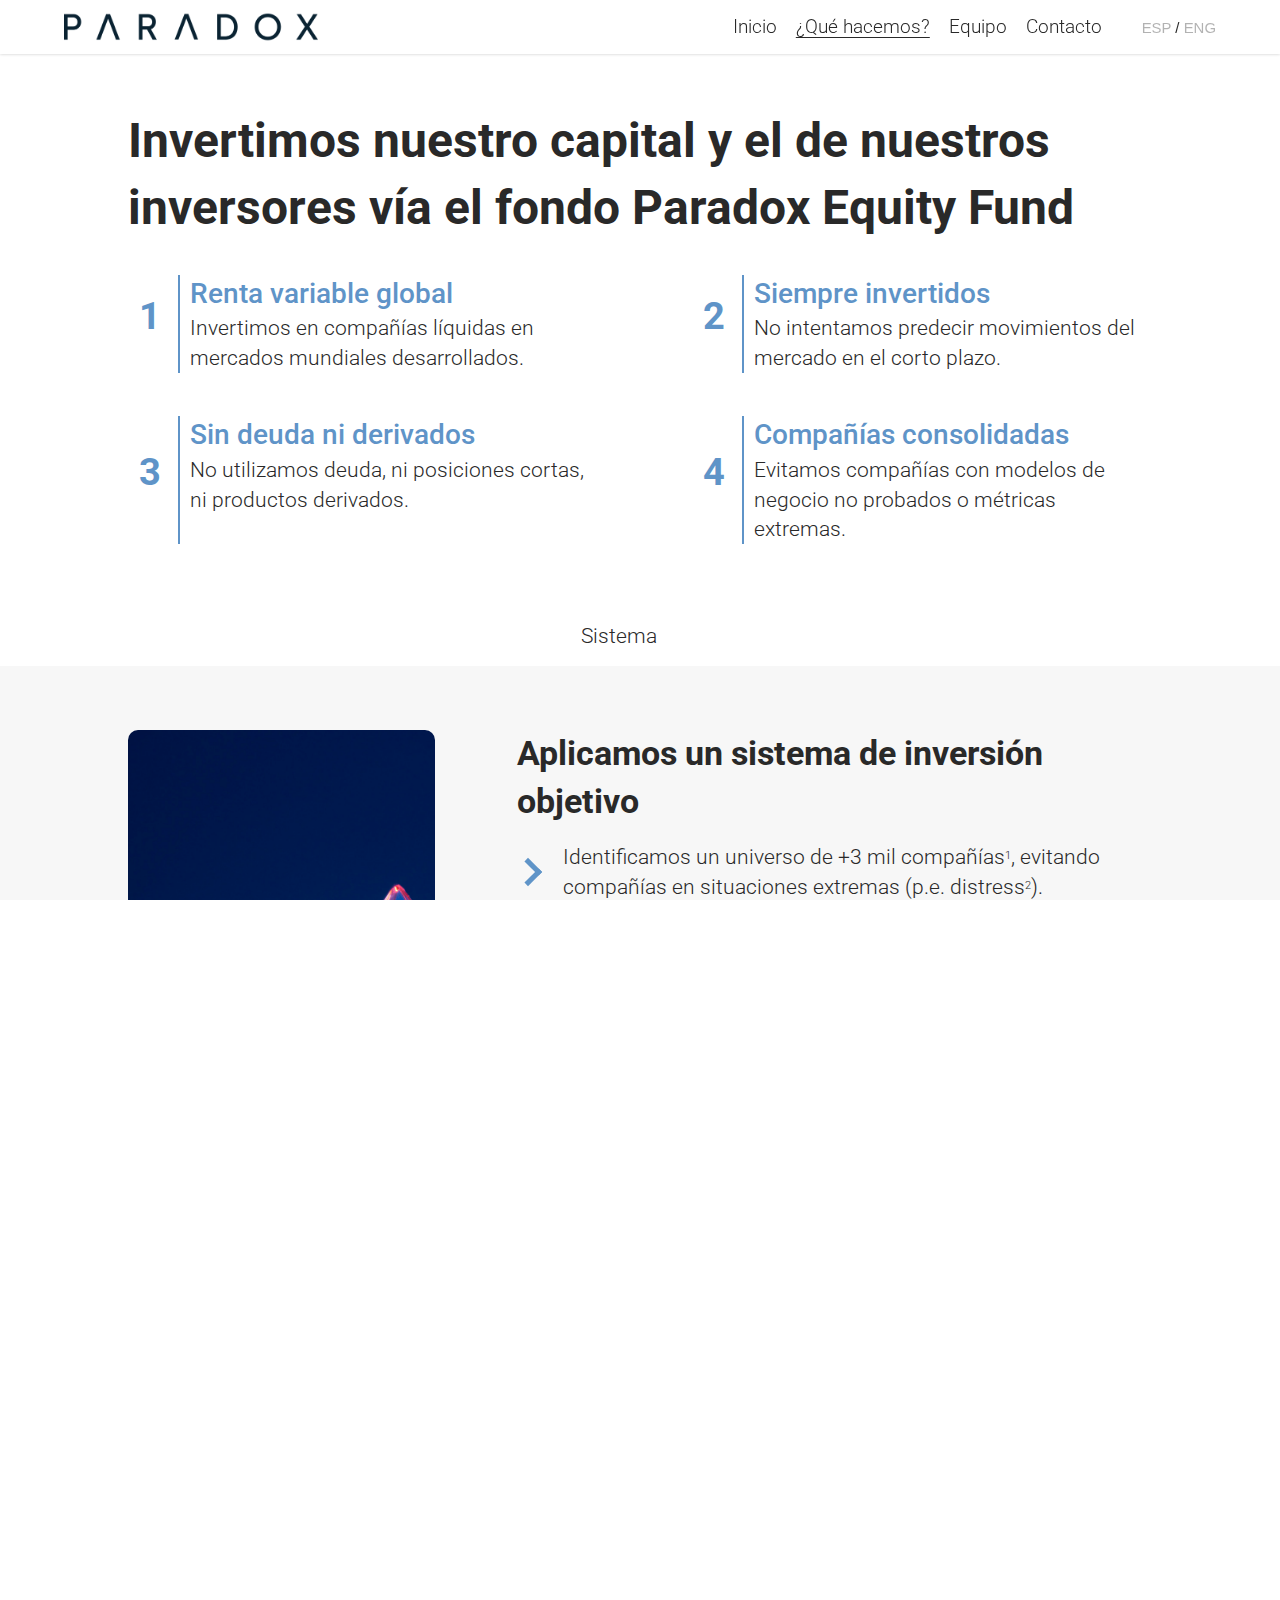
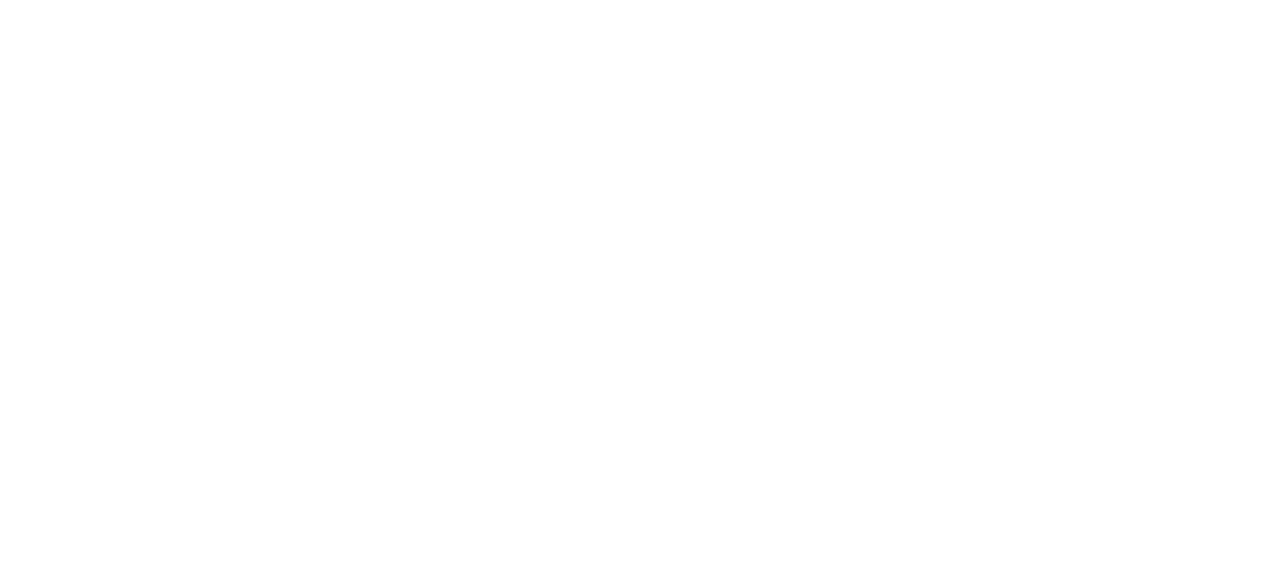
<file: filosofia.html>
<!DOCTYPE html>

<html>
<head>

<title>Inicio</title>
<meta name="robots" content="index,follow" />
<meta name="description" content="Usamos inteligencia artificial para invertir en renta variable."/>

<meta http-equiv="Content-Type" content="text/html" charset="UTF-8" />
<meta name="viewport" content="width=device-width, initial-scale=1, user-scalable=no">

<link rel="icon" href="./res/icon.png" type="image/png">

<link rel="stylesheet" href="https://maxcdn.bootstrapcdn.com/bootstrap/4.0.0/css/bootstrap.min.css" integrity="sha384-Gn5384xqQ1aoWXA+058RXPxPg6fy4IWvTNh0E263XmFcJlSAwiGgFAW/dAiS6JXm" crossorigin="anonymous">
<link rel="stylesheet" href="./res/style.css">

<script src="https://code.jquery.com/jquery-3.2.1.slim.min.js" integrity="sha384-KJ3o2DKtIkvYIK3UENzmM7KCkRr/rE9/Qpg6aAZGJwFDMVNA/GpGFF93hXpG5KkN" crossorigin="anonymous"></script>
<script src="https://cdnjs.cloudflare.com/ajax/libs/popper.js/1.12.9/umd/popper.min.js" integrity="sha384-ApNbgh9B+Y1QKtv3Rn7W3mgPxhU9K/ScQsAP7hUibX39j7fakFPskvXusvfa0b4Q" crossorigin="anonymous"></script>
<script src="https://maxcdn.bootstrapcdn.com/bootstrap/4.0.0/js/bootstrap.min.js" integrity="sha384-JZR6Spejh4U02d8jOt6vLEHfe/JQGiRRSQQxSfFWpi1MquVdAyjUar5+76PVCmYl" crossorigin="anonymous"></script>

<style> .inputhidden {display: none;} </style>

</head>

<body class="">


<!––  NAV  ––>
<nav class="navbar navbar-expand-lg navbar-light fixed-top nav-scroll">
  <a class="navbar-brand" href="./index.html">
    <div class="img_fluid"> <img src="./res/logo.png" class="d-inline-block align-top navbar-img-size" alt=""> </div>
  </a>
  <button class="navbar-toggler" type="button" data-toggle="collapse" data-target="#navbarNav" aria-controls="navbarNav" aria-expanded="false" aria-label="Toggle navigation">
    <span class="navbar-toggler-icon"></span>
  </button>
  <div class="collapse navbar-collapse justify-content-end" id="navbarNav">
    <ul class="navbar-nav">
      <li class="nav-item"> <a class="nav-link py-md-0" href="./index.html">Inicio</a> </li>
      <li class="nav-item"> <a class="nav-link py-md-0 inuse" href="./filosofia.html">¿Qué hacemos?<span class="sr-only">(current)</span></a> </li>
      <li class="nav-item"> <a class="nav-link py-md-0" href="./equipo.html">Equipo</a> </li>
      <li class="nav-item"> <a class="nav-link py-md-0" href="./contacto.html">Contacto</a> </li>

      <li class="nav-item"> <div class="lang"> <span> ESP </span> / <a href="./index.html">ENG</a> </div> </li>
    </ul>
  </div>
</nav>

<section class="lyt_top"></section>

<!––  Title ––>


<!––  Content ––>




<!––  Section C ––>

<section>
<div class="lyt_section lyt_section_landing flex-row" style="align-items:center; justify-content: center; align-content:center;">

  <div class="numbered">
    <h1>Invertimos nuestro capital y el de nuestros inversores vía el fondo Paradox Equity Fund </h1>

     

      <ol class="flex-row" style="justify-content: space-between !important;">
        <li>
          <span> Renta variable global</span><br>
          Invertimos en compañías líquidas en mercados mundiales desarrollados.
        </li>

        <li>
          <span class="highlight">Siempre invertidos</span><br>
          No intentamos predecir movimientos del mercado en el corto plazo.
        </li>

        <li>
          <span class="highlight">Sin deuda ni derivados</span><br>
          No utilizamos deuda, ni posiciones cortas, ni productos derivados.
        </li>

        <li>
          <span class="highlight">Compañías consolidadas</span><br>
          Evitamos compañías con modelos de negocio no probados o métricas extremas.
        </li>

      </ol>
    
    

  </div>

</div>

  <section id="scroll_tag_a"> </section>
  <div class="flow_wrap">
    <a href="#scroll_tag_a">
      <div class="flow_text"> Sistema </div>
      <div class="flow_arrow_small"></div>
    </a>
  </div> 

</section>


<!––  Section A ––>

<section class="bg_light">
	<div class="lyt_section lyt_section_screen flex-row">

    <div class="column_w30 background_left"></div>

    <div class="column_w60 flex-column" style="align-items:center; justify-content: center; align-content:center;">

      <div class="bullets">
        <h2>Aplicamos un sistema de inversión objetivo</h2>
        <ul>
          <li>Identificamos un universo de +3 mil compañías<sup>1</sup>, evitando compañías en situaciones extremas (p.e. distress<sup>2</sup>).</li>
          <li>Analizamos nuestro universo procesando +800 millones de datos financieros con técnicas de Machine Learning.</li>
          <li>Construimos una cartera diversificada con las 30-40 oportunidades más prometedoras en cada momento.</li>
        </ul>
      </div>


      <div class="bullets">
        <h2>Hemos diseñado nuestro sistema para:</h2>
        <ul>
          <li>encontrar negocios sólidos a precios atractivos, en base a la teoría del análisis fundamental. </li>
          <li>obtener retornos consistentes en el tiempo independientemente del entorno de mercado.</li>
        </ul>
      </div>


      <div class="bullets">
        <p>
          1. Únicamente consideramos compañías líquidas en mercados desarrollados (Norte América, Europa y APAC -Japón y Australia-). <br>
          2. Hemos comprobado empíricamente que, además de contaminar el proceso de análisis, presentan esperanzas (binomio rentabilidad/riesgo) inferiores a la media.
        </p>
      </div>

    </div>

	</div>

  <section id="scroll_tag_b"> </section>
  <div> <a href="#scroll_tag_b"><div class="flow_arrow_full"></div></a> </div>

</section>



<!––  Contacto ––>

<section>
<div class="lyt_section flex-column form_contact">
	
	<h2>¿Quieres saber más?</h2>

	<script src="https://ajax.googleapis.com/ajax/libs/jquery/3.6.0/jquery.min.js"></script>
    <script src="./res/form.js"></script>

    <form name="contactForm" id="contactForm">
        
        <input class="input" type="text" name="name" id="name" placeholder="Nombre (obligatorio)"> <!––  Name is required––>
        <label class="input-warning input-name" > * Introduzca un nombre </label>
        <input class="input" type="text" name="email" id="email" placeholder="Email (obligatorio)">  <!––  Valid email is required: ex@abc.xyz––>
        <label class="input-warning input-email" > * Introduzca un email con valido (formato aaa@bbb.ccc) </label>
        <input class="input inputhidden" type="text" name="phone" id="phone" placeholder="Teléfono (opcional)">

        <label class="check"  style="font-size: 0.8em;"> <input type="checkbox" name="cbox" id="cbox" >
          Sí, acepto la <a href="./privacidad.html" target="_blank">política de privacidad</a> y recibir comunicaciones comerciales.
        </label>
        <label class="input-warning input-cbox" > * Es necesario aceptar nuestra política de privacidad.</label>

        <textarea style="height: 150px;" class="input inputhidden" name="message" id="message" placeholder="Escribenos un mensaje (opcional)"></textarea>

        
        <div class="input-holder">
            <input class="button-empty mode-send" type="submit" class="submit" id="submit" value="Enviar">
            <div class="button-filled mode-sent"> Enviado </div>
        </div>

    </form>

</div>
</section>

<!––  Footer ––>
<footer class="bg_dark">
<div class="lyt_section lyt_footer flex-row">

    <div class="column_w50 lyt_footer_left">
        <div class="lyt_footer_logo">
            <div class="img_fluid"> <img src="./res/l_a.png" ole="img" aria-label="Contacto"> </div>
        </div>
        <div class="flex-bottom">
            <p class="font_footer">Contacto<p>
            <p><a href="https://goo.gl/maps/1AcRZGSZ31LoYUcBA" target="_blank">Rodríguez San Pedro 2, Madrid, Spain</a> </p>
            <p><a href="mailto:paradox@paradoxam.com" target="_blank">paradox@paradoxam.com</a></p>
            <p><a href="https://www.linkedin.com/company/paradox-capital" target="_blank">Linkedin</a></p>
        </div>
    </div>

    <div class="column_w50 lyt_footer_right flex-bottom">
        <p><a href="https://www.cnmv.es/portal/Consultas/IIC/Fondo.aspx?nif=V42716340" target="_blank"> Documentación CNMV</a></p>
        <p>Copyright © 2021 - Todos los derechos reservados</p>
    </div>

</div>
</footer>


</body>
</html>
</file>
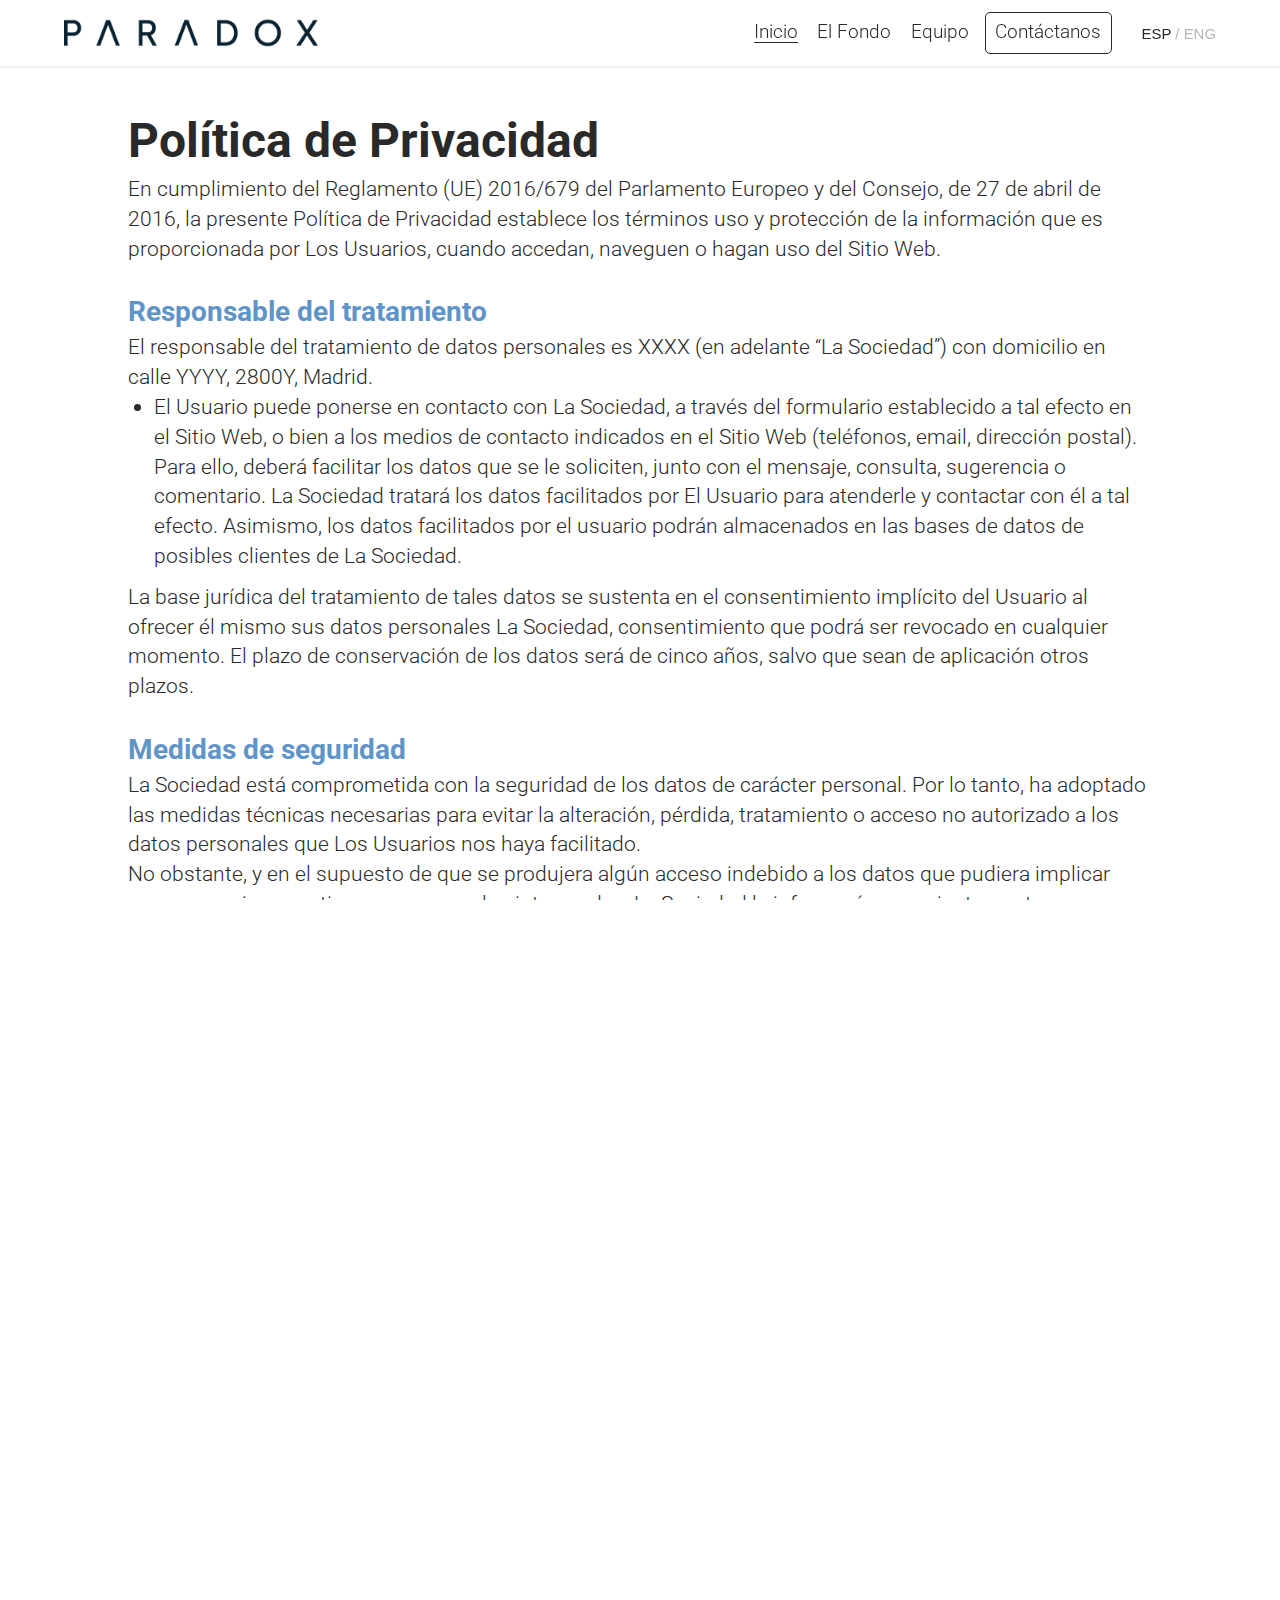
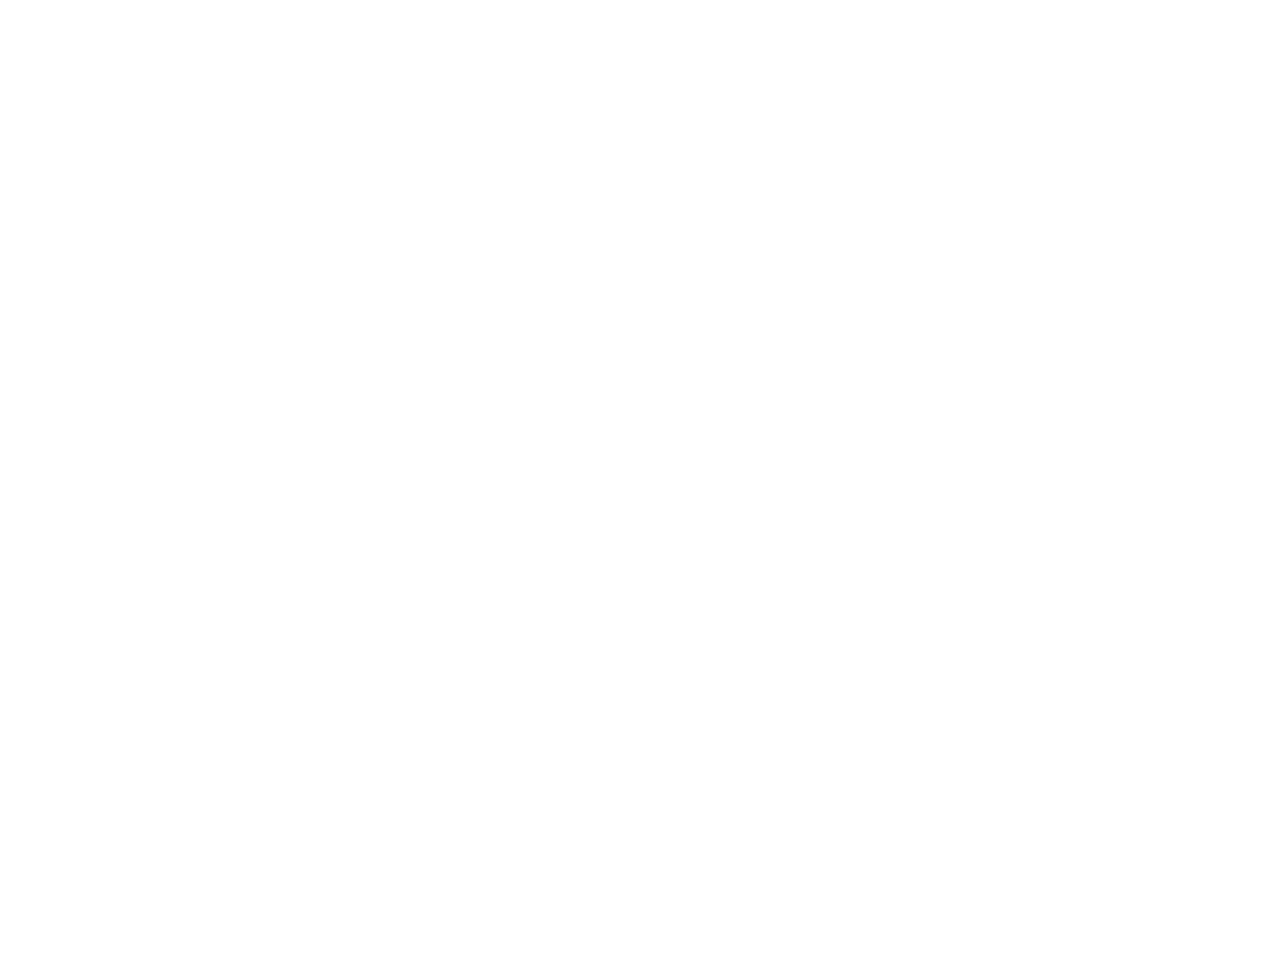
<file: privacidad.html>
<!DOCTYPE html>

<html>
<head>

<title>Política de Privacidad</title>

<meta http-equiv="Content-Type" content="text/html" charset="UTF-8" />
<meta name="viewport" content="width=device-width, initial-scale=1, user-scalable=no">

<link rel="icon" href="./res/icon.png" type="image/png">

<link rel="stylesheet" href="https://maxcdn.bootstrapcdn.com/bootstrap/4.0.0/css/bootstrap.min.css" integrity="sha384-Gn5384xqQ1aoWXA+058RXPxPg6fy4IWvTNh0E263XmFcJlSAwiGgFAW/dAiS6JXm" crossorigin="anonymous">
<link rel="stylesheet" href="./res/style.css">

<script src="https://code.jquery.com/jquery-3.2.1.slim.min.js" integrity="sha384-KJ3o2DKtIkvYIK3UENzmM7KCkRr/rE9/Qpg6aAZGJwFDMVNA/GpGFF93hXpG5KkN" crossorigin="anonymous"></script>
<script src="https://cdnjs.cloudflare.com/ajax/libs/popper.js/1.12.9/umd/popper.min.js" integrity="sha384-ApNbgh9B+Y1QKtv3Rn7W3mgPxhU9K/ScQsAP7hUibX39j7fakFPskvXusvfa0b4Q" crossorigin="anonymous"></script>
<script src="https://maxcdn.bootstrapcdn.com/bootstrap/4.0.0/js/bootstrap.min.js" integrity="sha384-JZR6Spejh4U02d8jOt6vLEHfe/JQGiRRSQQxSfFWpi1MquVdAyjUar5+76PVCmYl" crossorigin="anonymous"></script>

</head>

<body class="">


<!––  NAV  ––>
<nav class="navbar navbar-expand-lg navbar-light fixed-top nav-scroll">
  <a class="navbar-brand" href="./index.html">
    <div class="img_fluid"> <img src="./res/logo.png" class="d-inline-block align-top navbar-img-size" alt=""> </div>
  </a>
  <button class="navbar-toggler" type="button" data-toggle="collapse" data-target="#navbarNav" aria-controls="navbarNav" aria-expanded="false" aria-label="Toggle navigation">
    <span class="navbar-toggler-icon"></span>
  </button>
  <div class="collapse navbar-collapse justify-content-end" id="navbarNav">
    <ul class="navbar-nav">
      <li class="nav-item"> <a class="nav-link py-md-0 inuse" href="./index.html">Inicio</a> </li>
      <li class="nav-item"> <a class="nav-link py-md-0" href="./sistema.html">El Fondo</a> </li>
      <li class="nav-item"> <a class="nav-link py-md-0" href="./equipo.html">Equipo</a> </li>
      <li class="nav-item nav-item-highlight"> <a class="nav-link py-md-0" href="./contacto.html">Contáctanos</a> </li>

      <li class="nav-item"> <div class="lang"> ESP <span>/</span> <a href="./privacy.html"> ENG</a> </div> </li>
    </ul>
  </div>
</nav>

<!––  Content ––>
<section class="lyt_top"></section>


<!––  Section A ––>
<section>
<div class="lyt_section flex-row">

<h1 style="margin-bottom: 0;">Política de Privacidad</h1>

En cumplimiento del Reglamento (UE) 2016/679 del Parlamento Europeo y del Consejo, de 27 de abril de 2016, la presente Política de Privacidad establece los términos uso y protección de la información que es proporcionada por Los Usuarios, cuando accedan, naveguen o hagan uso del Sitio Web.

<br><br>
<h3>Responsable del tratamiento</h3>

El responsable del tratamiento de datos personales es XXXX (en adelante “La Sociedad”) con domicilio en calle YYYY, 2800Y, Madrid.

<ul><li>
El Usuario puede ponerse en contacto con La Sociedad, a través del formulario establecido a tal efecto en el Sitio Web, o bien a los medios de contacto indicados en el Sitio Web (teléfonos, email, dirección postal). Para ello, deberá facilitar los datos que se le soliciten, junto con el mensaje, consulta, sugerencia o comentario. La Sociedad tratará los datos facilitados por El Usuario para atenderle y contactar con él a tal efecto. Asimismo, los datos facilitados por el usuario podrán almacenados en las bases de datos de posibles clientes de La Sociedad.
</li></ul>

La base jurídica del tratamiento de tales datos se sustenta en el consentimiento implícito del Usuario al ofrecer él mismo sus datos personales La Sociedad, consentimiento que podrá ser revocado en cualquier momento. El plazo de conservación de los datos será de cinco años, salvo que sean de aplicación otros plazos.

<br><br>
<h3>Medidas de seguridad</h3>

La Sociedad está comprometida con la seguridad de los datos de carácter personal. Por lo tanto, ha adoptado las medidas técnicas necesarias para evitar la alteración, pérdida, tratamiento o acceso no autorizado a los datos personales que Los Usuarios nos haya facilitado.
<br>
No obstante, y en el supuesto de que se produjera algún acceso indebido a los datos que pudiera implicar consecuencias negativas graves para los interesados, La Sociedad le informará convenientemente en un espacio de tiempo razonable para que adopten las medidas que consideren oportunas.

<br><br>
<h3>Información recogida y su finalidad</h3>

La información que recogemos es necesaria para contestar a requerimientos de información recibidos y/u ofrecer información sobre actividades, productos o servicios relacionados con La Sociedad. Asimismo, La Sociedad utilizará los datos personales para desarrollar y mejorar sus servicios y productos, así como, hacerle llegar información comercial adecuada a su perfil.
<br>
Las comunicaciones sobre actividades, productos o servicios podrán ser realizadas por cualquier medio, incluidos los medios electrónicos. El Usuario como interesado deberá autorizar el envío de comunicaciones comerciales de forma explícita, mediante el marcado de las correspondientes casillas, en cualquiera de los formularios de solicitud de datos.

<br><br>
<h3>Confidencialidad y secreto profesional</h3>

Los datos recogidos en todas las comunicaciones privadas entre La Sociedad y Los Usuarios serán tratados con absoluta confidencialidad, comprometiéndose La Socidad a la obligación de secreto de los datos de carácter personal, a su deber de guardarlos y adoptar todas las medidas necesarias que eviten su alteración, pérdida y tratamiento o acceso no autorizado, de acuerdo con lo establecido en la normativa vigente. Además, también tendrá la condición de confidencial la información de cualquier tipo que las partes intercambien entre sí, aquella que estas acuerden que tiene tal naturaleza, o la que simplemente verse sobre el contenido de dicha información.

<br><br>
<h3>Cesión a terceros</h3>

La Sociedad no cede datos de carácter personal sin el consentimiento expreso de sus titulares, que deberá ser concedido en cada ocasión, siendo sólo cedidos con la finalidad expresada y siempre con el consentimiento del Usuario.

<br><br>
<h3>Actualización de los datos</h3>

El Usuario garantiza y responderá, en cualquier caso, de la veracidad exactitud, autenticidad y vigencia de los datos facilitados, reservándose La Sociedad el derecho a excluir a todo Usuario que haya facilitado datos falsos, sin perjuicio de las demás acciones que procedan en Derecho. En este sentido, El Usuario se obliga a mantener actualizados los datos de forma tal que correspondan a la realidad en cada momento y a notificar a La Sociedad cualquier variación que se produzca respecto de ellos.

<br><br>
<h3>Ejercicio de derechos</h3>

El Usuario puede revocar el consentimiento para el tratamiento, así como ejercitar los derechos de acceso, rectificación, supresión, portabilidad, oposición y limitación al tratamiento, en cualquier momento, poniéndolo en conocimiento de La Sociedad a través de un correo electrónico dirigido a paradox@paradoxam.com o indicándolo a la dirección postal arriba indicada, señalando como asunto “Protección de Datos”. En ambos casos, la comunicación deberá ir acompañada de cualquier documento oficial que permita la identificación, para evitar el acceso de sus datos por parte de terceros. Por último, El Usuario podrá comunicar cualquier modificación por escrito o solicitar la baja, indicándolo en cualquiera de las direcciones facilitadas.

<br><br>
<h3>Modificación de la Política de Privacidad</h3>

La Sociedad se reserva el derecho de modificar en cualquier momento su política de privacidad, respetando la legislación vigente en materia de protección de datos y previa la debida comunicación a los interesados.

</div>
</section>


<!––  Footer ––>
<footer class="bg_dark">
  <div class="lyt_section lyt_footer flex-row">

    <div class="column_w50 flex-row lyt_footer_left">
        <div class="lyt_footer_logo">
            <div class="img_fluid"> <img src="./res/l_a.png" ole="img" aria-label="Contacto"> </div>
        </div>
        <div class="flex-bottom">
            <p class="h1_footer">Contacto</p>
            <p><a href="https://goo.gl/maps/1AcRZGSZ31LoYUcBA" target="_blank">Rodríguez San Pedro 2, Madrid, Spain</a> </p>
            <p><a href="mailto:paradox@paradoxam.com" target="_blank">paradox@paradoxam.com</a></p>
            <p><a href="https://www.linkedin.com/company/paradox-capital" target="_blank">Linkedin</a></p>
        </div>
    </div>

    <div class="column_w50 lyt_footer_right flex-bottom">
        <p><a href="https://www.cnmv.es/portal/Consultas/IIC/Fondo.aspx?nif=V42716340" target="_blank"> Documentación CNMV</a></p>
        <p>Copyright © 2021 - Todos los derechos reservados</p>
    </div>

  </div>
</footer>


</body>
</html>
</file>
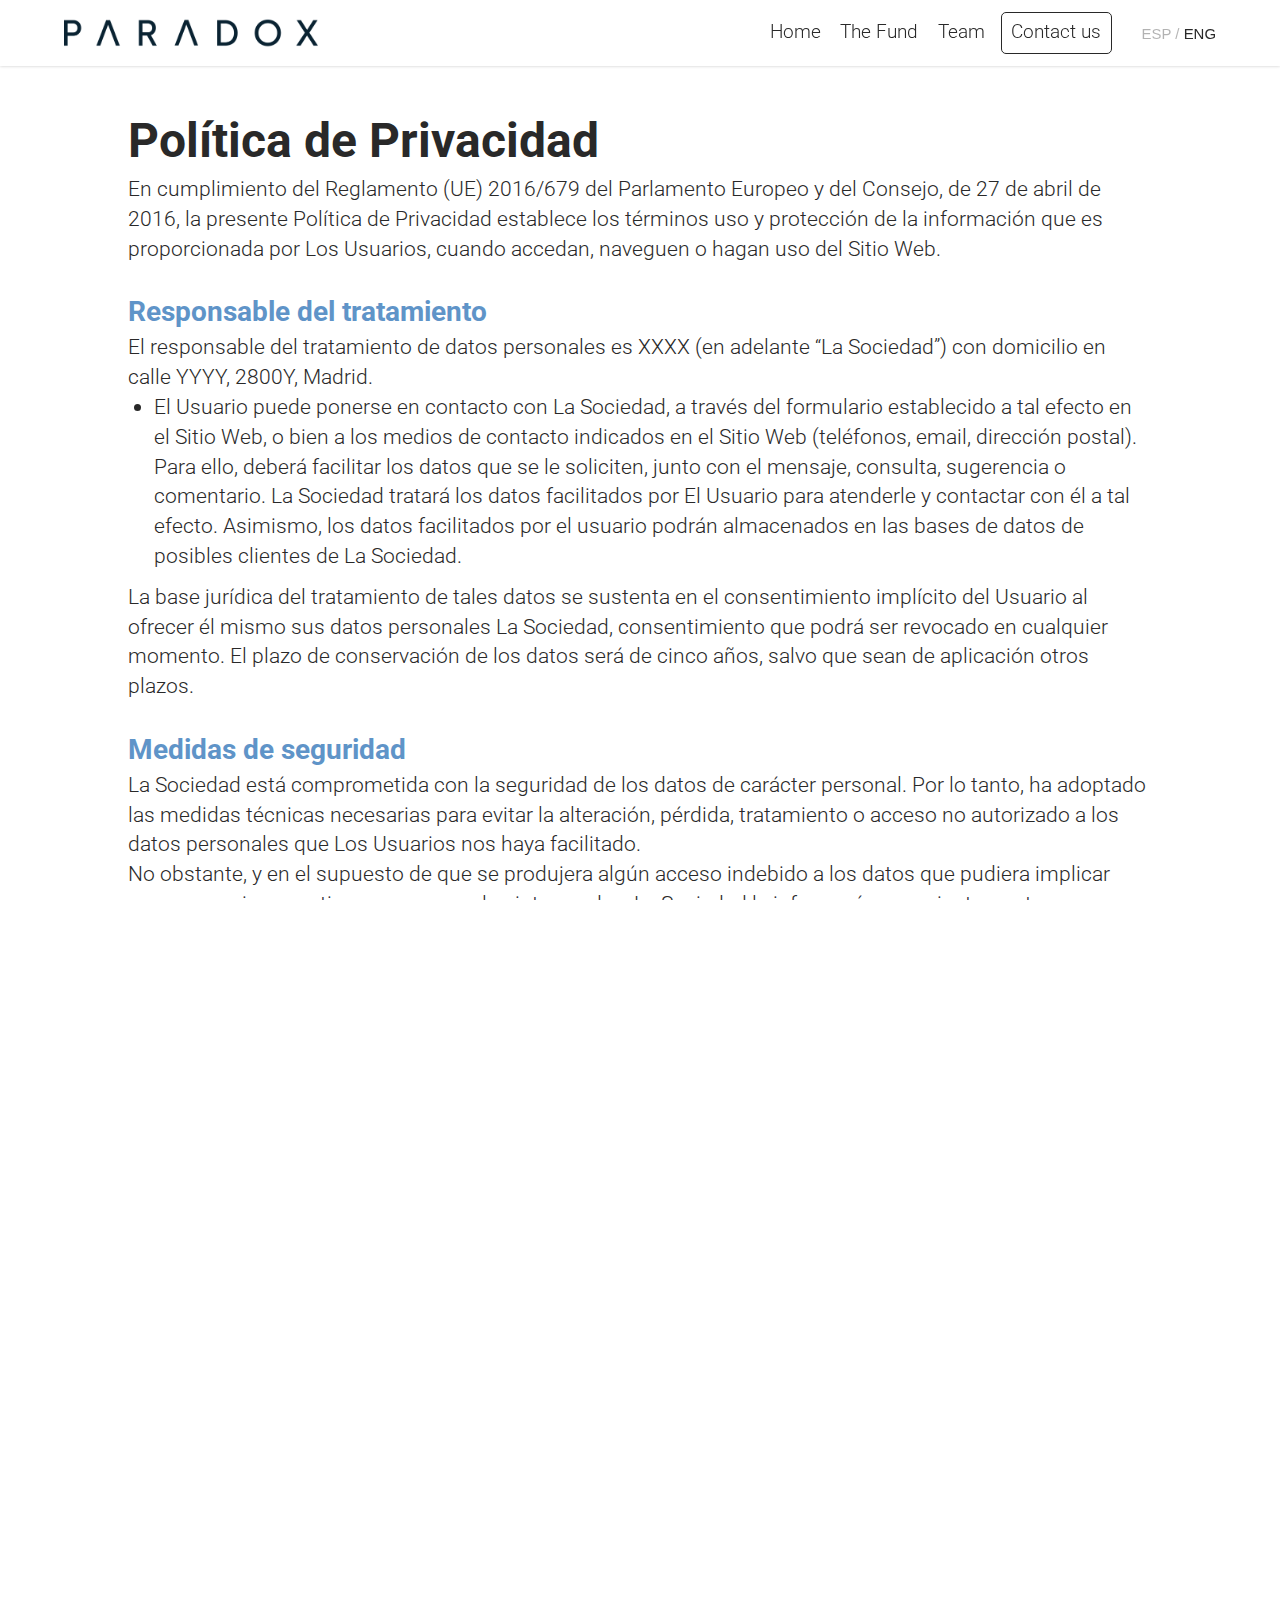
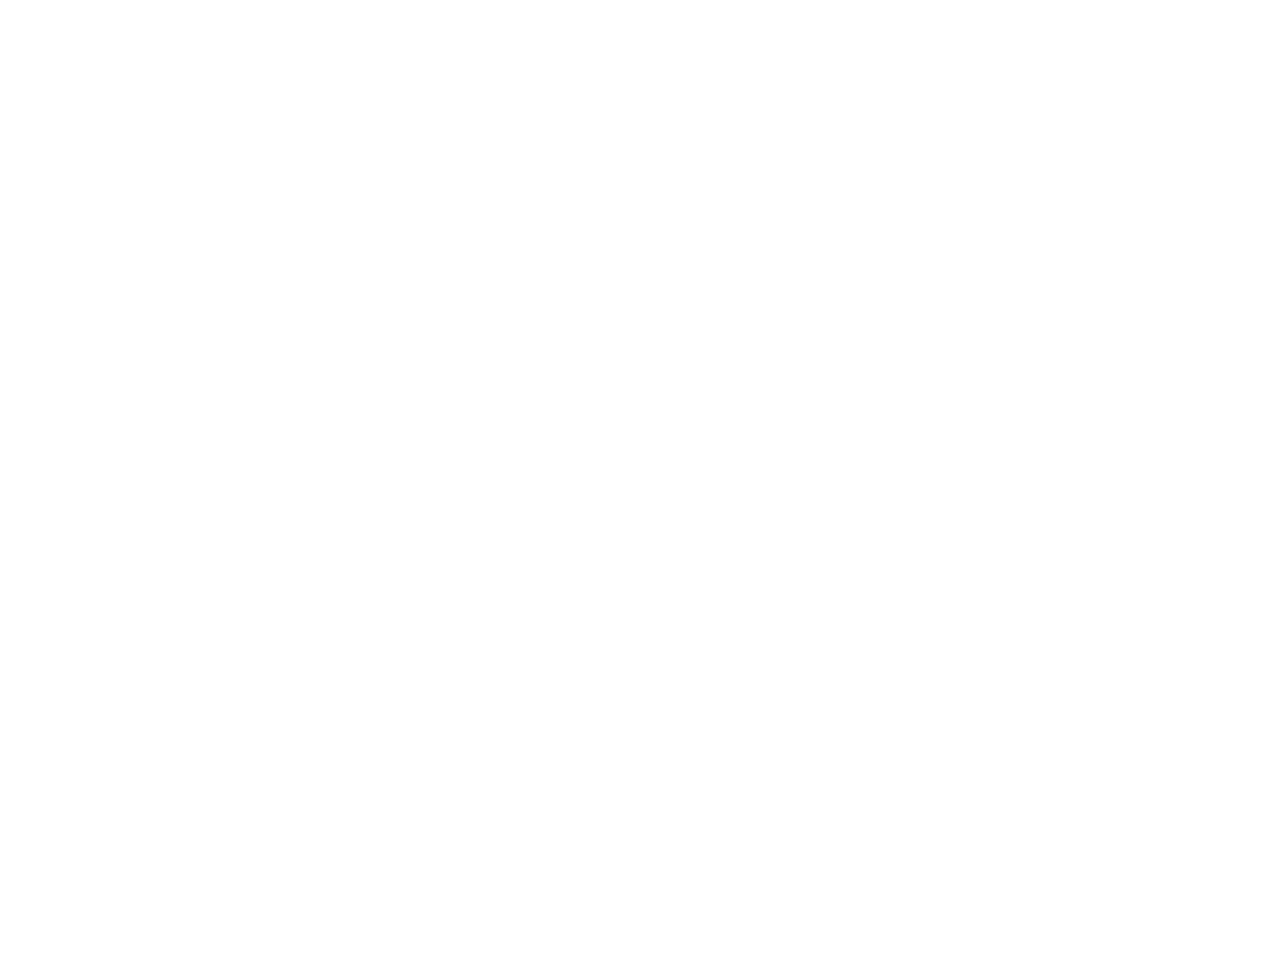
<file: privacy.html>
<!DOCTYPE html>

<html>
<head>

<title>Contacto</title>

<meta http-equiv="Content-Type" content="text/html" charset="UTF-8" />
<meta name="viewport" content="width=device-width, initial-scale=1, user-scalable=no">

<link rel="icon" href="./res/icon.png" type="image/png">

<link rel="stylesheet" href="https://maxcdn.bootstrapcdn.com/bootstrap/4.0.0/css/bootstrap.min.css" integrity="sha384-Gn5384xqQ1aoWXA+058RXPxPg6fy4IWvTNh0E263XmFcJlSAwiGgFAW/dAiS6JXm" crossorigin="anonymous">
<link rel="stylesheet" href="./res/style.css">

<script src="https://code.jquery.com/jquery-3.2.1.slim.min.js" integrity="sha384-KJ3o2DKtIkvYIK3UENzmM7KCkRr/rE9/Qpg6aAZGJwFDMVNA/GpGFF93hXpG5KkN" crossorigin="anonymous"></script>
<script src="https://cdnjs.cloudflare.com/ajax/libs/popper.js/1.12.9/umd/popper.min.js" integrity="sha384-ApNbgh9B+Y1QKtv3Rn7W3mgPxhU9K/ScQsAP7hUibX39j7fakFPskvXusvfa0b4Q" crossorigin="anonymous"></script>
<script src="https://maxcdn.bootstrapcdn.com/bootstrap/4.0.0/js/bootstrap.min.js" integrity="sha384-JZR6Spejh4U02d8jOt6vLEHfe/JQGiRRSQQxSfFWpi1MquVdAyjUar5+76PVCmYl" crossorigin="anonymous"></script>

</head>

<body class="">


<!––  NAV  ––>
<nav class="navbar navbar-expand-lg navbar-light fixed-top nav-scroll">
  <a class="navbar-brand" href="./index.html">
    <div class="img_fluid"> <img src="./res/logo.png" class="d-inline-block align-top navbar-img-size" alt=""> </div>
  </a>
  <button class="navbar-toggler" type="button" data-toggle="collapse" data-target="#navbarNav" aria-controls="navbarNav" aria-expanded="false" aria-label="Toggle navigation">
    <span class="navbar-toggler-icon"></span>
  </button>
  <div class="collapse navbar-collapse justify-content-end" id="navbarNav">
    <ul class="navbar-nav">
      <li class="nav-item"> <a class="nav-link py-md-0" href="./en.html">Home</a> </li>
      <li class="nav-item"> <a class="nav-link py-md-0" href="./system.html">The Fund</a> </li>
      <li class="nav-item"> <a class="nav-link py-md-0" href="./team.html">Team</a> </li>
      <li class="nav-item nav-item-highlight"> <a class="nav-link py-md-0" href="./contact.html">Contact us</a> </li>

      <li class="nav-item"> <div class="lang"> <a href="./privacidad.html">ESP</a> <span>/</span> ENG </div> </li>
    </ul>
  </div>
</nav>

<!––  Content ––>
<section class="lyt_top"></section>


<!––  Section A ––>
<section>
<div class="lyt_section flex-row">

<h1 style="margin-bottom: 0;">Política de Privacidad</h1>

En cumplimiento del Reglamento (UE) 2016/679 del Parlamento Europeo y del Consejo, de 27 de abril de 2016, la presente Política de Privacidad establece los términos uso y protección de la información que es proporcionada por Los Usuarios, cuando accedan, naveguen o hagan uso del Sitio Web.

<br><br>
<h3>Responsable del tratamiento</h3>

El responsable del tratamiento de datos personales es XXXX (en adelante “La Sociedad”) con domicilio en calle YYYY, 2800Y, Madrid.

<ul><li>
El Usuario puede ponerse en contacto con La Sociedad, a través del formulario establecido a tal efecto en el Sitio Web, o bien a los medios de contacto indicados en el Sitio Web (teléfonos, email, dirección postal). Para ello, deberá facilitar los datos que se le soliciten, junto con el mensaje, consulta, sugerencia o comentario. La Sociedad tratará los datos facilitados por El Usuario para atenderle y contactar con él a tal efecto. Asimismo, los datos facilitados por el usuario podrán almacenados en las bases de datos de posibles clientes de La Sociedad.
</li></ul>

La base jurídica del tratamiento de tales datos se sustenta en el consentimiento implícito del Usuario al ofrecer él mismo sus datos personales La Sociedad, consentimiento que podrá ser revocado en cualquier momento. El plazo de conservación de los datos será de cinco años, salvo que sean de aplicación otros plazos.

<br><br>
<h3>Medidas de seguridad</h3>

La Sociedad está comprometida con la seguridad de los datos de carácter personal. Por lo tanto, ha adoptado las medidas técnicas necesarias para evitar la alteración, pérdida, tratamiento o acceso no autorizado a los datos personales que Los Usuarios nos haya facilitado.
<br>
No obstante, y en el supuesto de que se produjera algún acceso indebido a los datos que pudiera implicar consecuencias negativas graves para los interesados, La Sociedad le informará convenientemente en un espacio de tiempo razonable para que adopten las medidas que consideren oportunas.

<br><br>
<h3>Información recogida y su finalidad</h3>

La información que recogemos es necesaria para contestar a requerimientos de información recibidos y/u ofrecer información sobre actividades, productos o servicios relacionados con La Sociedad. Asimismo, La Sociedad utilizará los datos personales para desarrollar y mejorar sus servicios y productos, así como, hacerle llegar información comercial adecuada a su perfil.
<br>
Las comunicaciones sobre actividades, productos o servicios podrán ser realizadas por cualquier medio, incluidos los medios electrónicos. El Usuario como interesado deberá autorizar el envío de comunicaciones comerciales de forma explícita, mediante el marcado de las correspondientes casillas, en cualquiera de los formularios de solicitud de datos.

<br><br>
<h3>Confidencialidad y secreto profesional</h3>

Los datos recogidos en todas las comunicaciones privadas entre La Sociedad y Los Usuarios serán tratados con absoluta confidencialidad, comprometiéndose La Socidad a la obligación de secreto de los datos de carácter personal, a su deber de guardarlos y adoptar todas las medidas necesarias que eviten su alteración, pérdida y tratamiento o acceso no autorizado, de acuerdo con lo establecido en la normativa vigente. Además, también tendrá la condición de confidencial la información de cualquier tipo que las partes intercambien entre sí, aquella que estas acuerden que tiene tal naturaleza, o la que simplemente verse sobre el contenido de dicha información.

<br><br>
<h3>Cesión a terceros</h3>

La Sociedad no cede datos de carácter personal sin el consentimiento expreso de sus titulares, que deberá ser concedido en cada ocasión, siendo sólo cedidos con la finalidad expresada y siempre con el consentimiento del Usuario.

<br><br>
<h3>Actualización de los datos</h3>

El Usuario garantiza y responderá, en cualquier caso, de la veracidad exactitud, autenticidad y vigencia de los datos facilitados, reservándose La Sociedad el derecho a excluir a todo Usuario que haya facilitado datos falsos, sin perjuicio de las demás acciones que procedan en Derecho. En este sentido, El Usuario se obliga a mantener actualizados los datos de forma tal que correspondan a la realidad en cada momento y a notificar a La Sociedad cualquier variación que se produzca respecto de ellos.

<br><br>
<h3>Ejercicio de derechos</h3>

El Usuario puede revocar el consentimiento para el tratamiento, así como ejercitar los derechos de acceso, rectificación, supresión, portabilidad, oposición y limitación al tratamiento, en cualquier momento, poniéndolo en conocimiento de La Sociedad a través de un correo electrónico dirigido a paradox@paradoxam.com o indicándolo a la dirección postal arriba indicada, señalando como asunto “Protección de Datos”. En ambos casos, la comunicación deberá ir acompañada de cualquier documento oficial que permita la identificación, para evitar el acceso de sus datos por parte de terceros. Por último, El Usuario podrá comunicar cualquier modificación por escrito o solicitar la baja, indicándolo en cualquiera de las direcciones facilitadas.

<br><br>
<h3>Modificación de la Política de Privacidad</h3>

La Sociedad se reserva el derecho de modificar en cualquier momento su política de privacidad, respetando la legislación vigente en materia de protección de datos y previa la debida comunicación a los interesados.

</div>
</section>


<!––  Footer ––>
<footer class="bg_dark">
  <div class="lyt_section lyt_footer flex-row">

    <div class="column_w50 flex-row lyt_footer_left">
        <div class="lyt_footer_logo">
            <div class="img_fluid"> <img src="./res/l_a.png" ole="img" aria-label="Contacto"> </div>
        </div>
        <div class="flex-bottom">
            <p class="h1_footer">Contact</p>
            <p><a href="https://goo.gl/maps/1AcRZGSZ31LoYUcBA" target="_blank">Rodríguez San Pedro 2, Madrid, Spain</a> </p>
            <p><a href="mailto:paradox@paradoxam.com" target="_blank">paradox@paradoxam.com</a></p>
            <p><a href="https://www.linkedin.com/company/paradox-capital" target="_blank">Linkedin</a></p>
        </div>
    </div>

    <div class="column_w50 lyt_footer_right flex-bottom">
        <p><a href="https://www.cnmv.es/portal/Consultas/IIC/Fondo.aspx?nif=V42716340" target="_blank">CNMV Documents</a></p>
        <p>Copyright © 2021 - All rights reserved</p>
    </div>

  </div>
</footer>


</body>
</html>
</file>
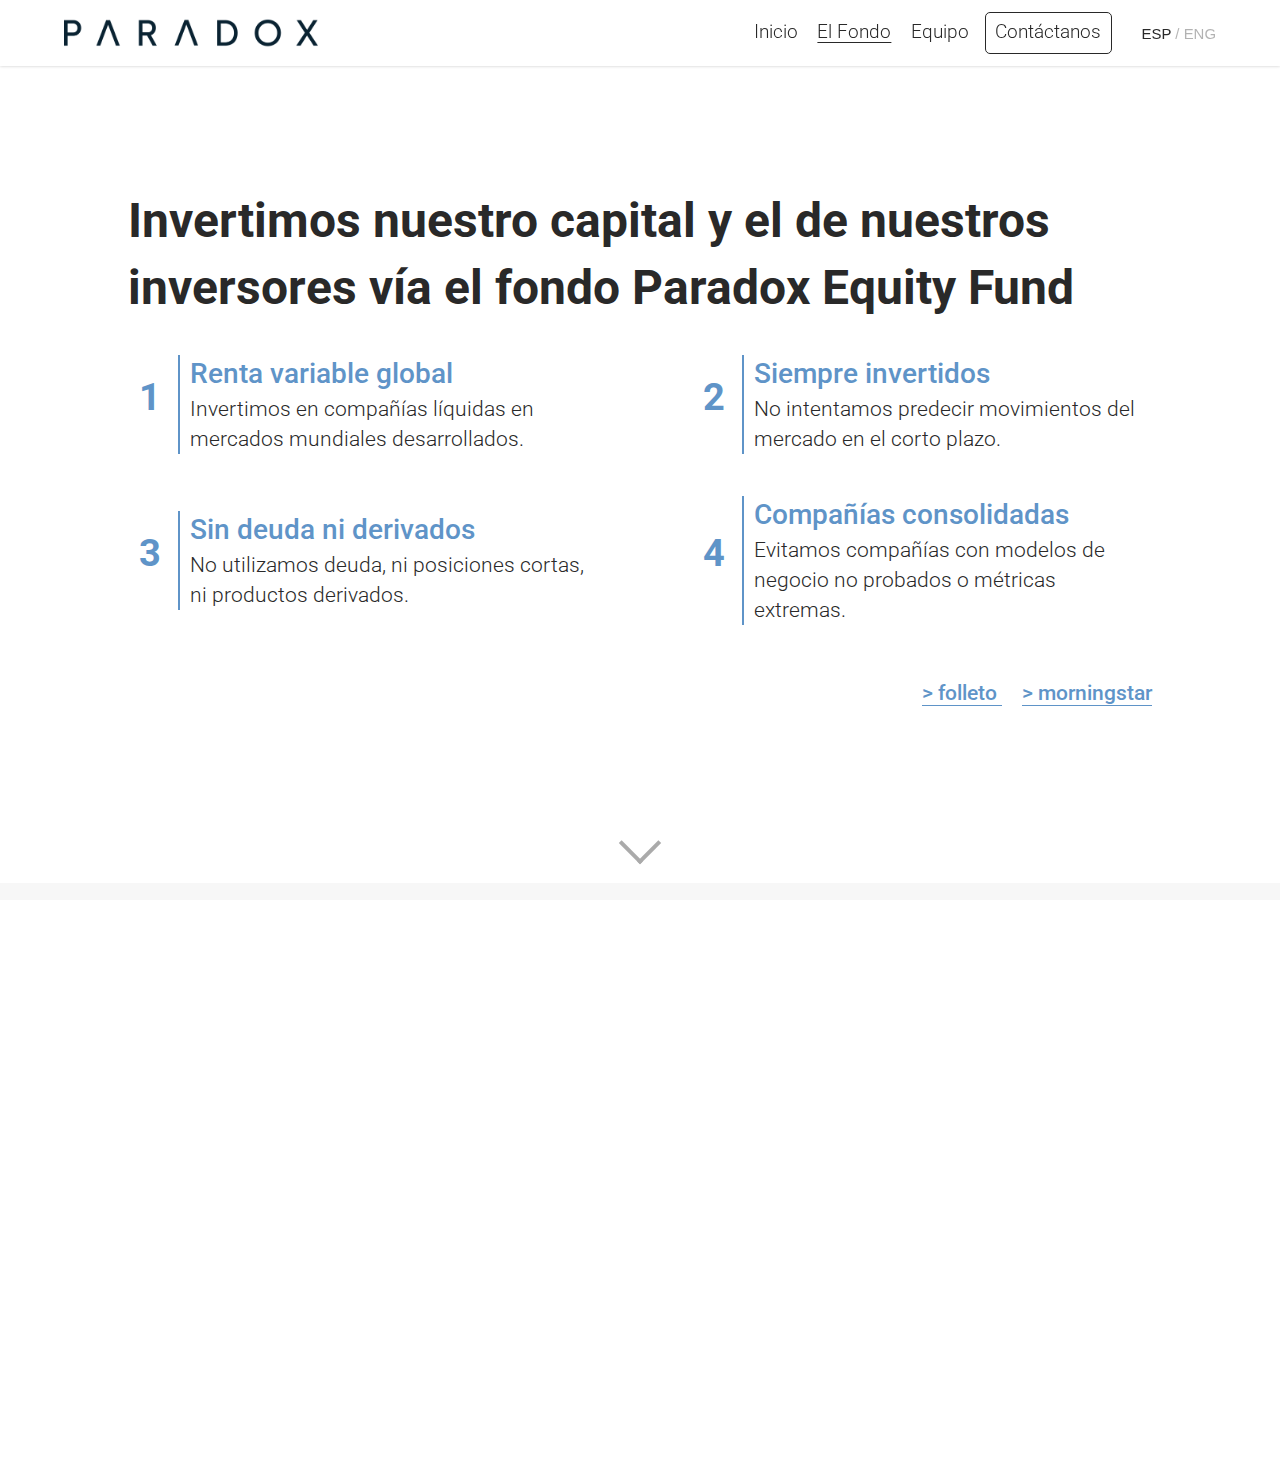
<file: sistema.html>
<!DOCTYPE html>

<html>
<head>

<title>Sistema</title>
<meta name="description" content="."/>

<meta http-equiv="Content-Type" content="text/html" charset="UTF-8" />
<meta name="viewport" content="width=device-width, initial-scale=1, user-scalable=no">

<link rel="icon" href="./res/icon.png" type="image/png">

<link rel="stylesheet" href="https://maxcdn.bootstrapcdn.com/bootstrap/4.0.0/css/bootstrap.min.css" integrity="sha384-Gn5384xqQ1aoWXA+058RXPxPg6fy4IWvTNh0E263XmFcJlSAwiGgFAW/dAiS6JXm" crossorigin="anonymous">
<link rel="stylesheet" href="./res/style.css">

<script src="https://code.jquery.com/jquery-3.2.1.slim.min.js" integrity="sha384-KJ3o2DKtIkvYIK3UENzmM7KCkRr/rE9/Qpg6aAZGJwFDMVNA/GpGFF93hXpG5KkN" crossorigin="anonymous"></script>
<script src="https://cdnjs.cloudflare.com/ajax/libs/popper.js/1.12.9/umd/popper.min.js" integrity="sha384-ApNbgh9B+Y1QKtv3Rn7W3mgPxhU9K/ScQsAP7hUibX39j7fakFPskvXusvfa0b4Q" crossorigin="anonymous"></script>
<script src="https://maxcdn.bootstrapcdn.com/bootstrap/4.0.0/js/bootstrap.min.js" integrity="sha384-JZR6Spejh4U02d8jOt6vLEHfe/JQGiRRSQQxSfFWpi1MquVdAyjUar5+76PVCmYl" crossorigin="anonymous"></script>

<style> .inputhidden {display: none;} </style>

</head>

<body class="">


<!––  NAV  ––>
<nav class="navbar navbar-expand-lg navbar-light fixed-top nav-scroll">
  <a class="navbar-brand" href="./index.html">
    <div class="img_fluid"> <img src="./res/logo.png" class="d-inline-block align-top navbar-img-size" alt=""> </div>
  </a>
  <button class="navbar-toggler" type="button" data-toggle="collapse" data-target="#navbarNav" aria-controls="navbarNav" aria-expanded="false" aria-label="Toggle navigation">
    <span class="navbar-toggler-icon"></span>
  </button>
  <div class="collapse navbar-collapse justify-content-end" id="navbarNav">
    <ul class="navbar-nav">
      <li class="nav-item"> <a class="nav-link py-md-0" href="./index.html">Inicio</a> </li>
      <li class="nav-item"> <a class="nav-link py-md-0 inuse" href="./sistema.html">El Fondo</a> </li>
      <li class="nav-item"> <a class="nav-link py-md-0" href="./equipo.html">Equipo</a> </li>
      <li class="nav-item nav-item-highlight"> <a class="nav-link py-md-0" href="./contacto.html">Contáctanos</a> </li>

      <li class="nav-item"> <div class="lang"> ESP <span>/</span> <a href="./system.html">ENG</a> </div> </li>
    </ul>
  </div>
</nav>

<section class="lyt_top"></section>


<!––  Section A ––>

<section>
  <div class="lyt_section lyt_h90 flex-column flex-center">

    <h1>Invertimos nuestro capital y el de nuestros inversores vía el fondo Paradox Equity Fund </h1>

    <ol class="numbered flex-row flex-spacing">

      <li>
        <span> Renta variable global</span><br>
        Invertimos en compañías líquidas en mercados mundiales desarrollados.
      </li>

      <li>
        <span>Siempre invertidos</span><br>
        No intentamos predecir movimientos del mercado en el corto plazo.
      </li>

      <li>
        <span>Sin deuda ni derivados</span><br>
        No utilizamos deuda, ni posiciones cortas, ni productos derivados.
      </li>

      <li>
        <span>Compañías consolidadas</span><br>
        Evitamos compañías con modelos de negocio no probados o métricas extremas.
      </li>

    </ol>

    <span class="column_w100" style="height: 0.5em;"></span>
    <span class="flow_right">
      <a href="https://www.cnmv.es/portal/Consultas/IIC/Fondo.aspx?nif=V42716340" target="_blank"> > folleto </a>
      <a class="a_blue" href="https://www.morningstar.es/es/funds/snapshot/snapshot.aspx?id=F000016DYL" target="_blank"> > morningstar </a>
    </span>

  </div>

  <section id="scroll_tag_a"> </section>
  <div> <a href="#scroll_tag_a"><div class="flow_arrow_full"></div></a> </div>

</section>



<!––  Contacto ––>

<section class="bg_light">
<div class="lyt_section flex-column form_contact">
	
	<h2>Apúntate a nuestra newsletter</h2>

	<script src="https://ajax.googleapis.com/ajax/libs/jquery/3.6.0/jquery.min.js"></script>
    <script src="./res/form.js"></script>

    <form name="contactForm" id="contactForm">
        
        <input class="input" type="text" name="name" id="name" placeholder="Nombre (obligatorio)"> <!––  Name is required––>
        <label class="input-warning input-name" > * Necesitamos su nombre </label>
        <input class="input" type="text" name="email" id="email" placeholder="Email (obligatorio)">  <!––  Valid email is required: ex@abc.xyz––>
        <label class="input-warning input-email" > * Necesitamos un email válido (formato aaa@bbb.ccc) </label>
        <input class="input inputhidden" type="text" name="phone" id="phone" placeholder="Teléfono (opcional)">

        <label class="check"  style="font-size: 0.8em;"> <input type="checkbox" name="cbox" id="cbox" >
          Sí, acepto la <a href="./privacidad.html" target="_blank">política de privacidad</a> y recibir comunicaciones comerciales.
        </label>
        <label class="input-warning input-cbox" > * Es necesario aceptar nuestra política de privacidad.</label>

        <textarea style="height: 150px;" class="input inputhidden" name="message" id="message" placeholder="Escribenos un mensaje (opcional)"></textarea>

        
        <div class="input-holder">
            <input class="button-empty mode-send" type="submit" class="submit" id="submit" value="Enviar">
            <div class="button-filled mode-sent"> Enviado </div>
        </div>

    </form>

</div>
</section>


<!––  Footer ––>
<footer class="bg_dark">
  <div class="lyt_section lyt_footer flex-row">

    <div class="column_w50 flex-row lyt_footer_left">
        <div class="lyt_footer_logo">
            <div class="img_fluid"> <img src="./res/l_a.png" ole="img" aria-label="Contacto"> </div>
        </div>
        <div class="flex-bottom">
            <p class="h1_footer">Contacto</p>
            <p><a href="https://goo.gl/maps/1AcRZGSZ31LoYUcBA" target="_blank">Rodríguez San Pedro 2, Madrid, Spain</a> </p>
            <p><a href="mailto:paradox@paradoxam.com" target="_blank">paradox@paradoxam.com</a></p>
            <p><a href="https://www.linkedin.com/company/paradox-capital" target="_blank">Linkedin</a></p>
        </div>
    </div>

    <div class="column_w50 lyt_footer_right flex-bottom">
        <p><a href="https://www.cnmv.es/portal/Consultas/IIC/Fondo.aspx?nif=V42716340" target="_blank"> Documentación CNMV</a></p>
        <p>Copyright © 2021 - Todos los derechos reservados</p>
    </div>

  </div>
</footer>


</body>
</html>
</file>
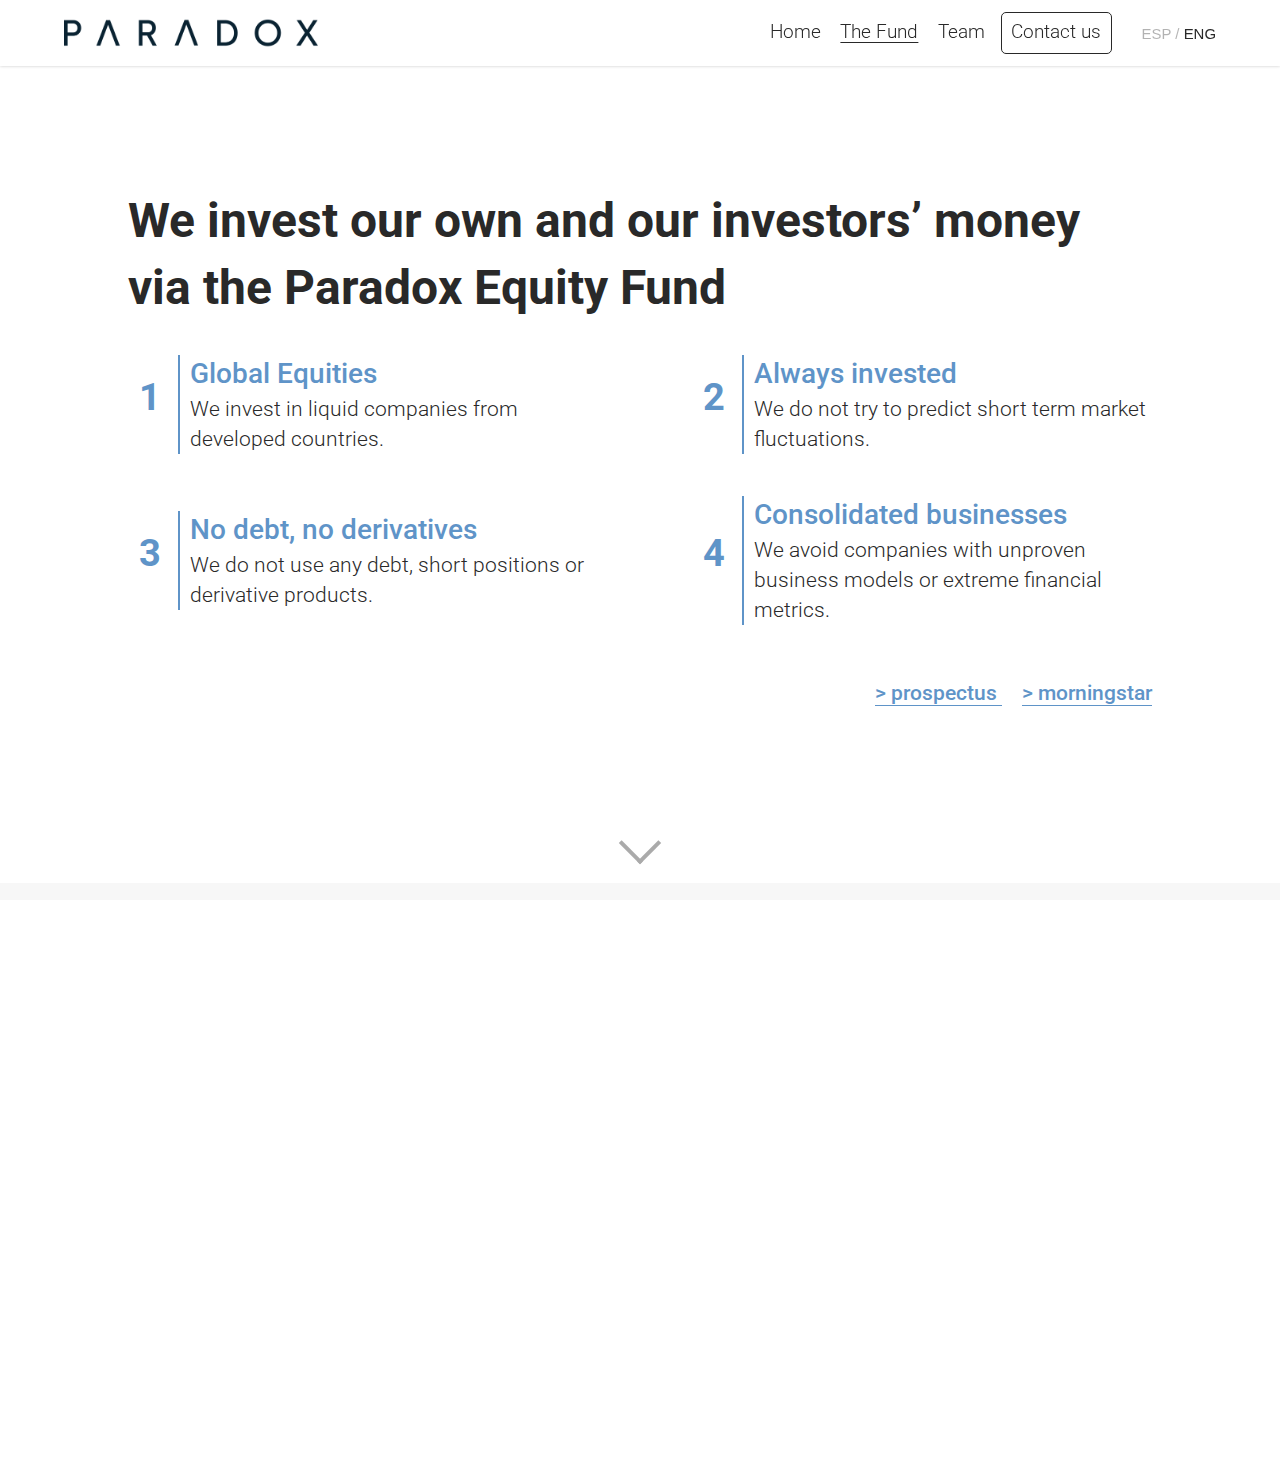
<file: system.html>
<!DOCTYPE html>

<html>
<head>

<title>System</title>
<meta name="description" content="."/>

<meta http-equiv="Content-Type" content="text/html" charset="UTF-8" />
<meta name="viewport" content="width=device-width, initial-scale=1, user-scalable=no">

<link rel="icon" href="./res/icon.png" type="image/png">

<link rel="stylesheet" href="https://maxcdn.bootstrapcdn.com/bootstrap/4.0.0/css/bootstrap.min.css" integrity="sha384-Gn5384xqQ1aoWXA+058RXPxPg6fy4IWvTNh0E263XmFcJlSAwiGgFAW/dAiS6JXm" crossorigin="anonymous">
<link rel="stylesheet" href="./res/style.css">

<script src="https://code.jquery.com/jquery-3.2.1.slim.min.js" integrity="sha384-KJ3o2DKtIkvYIK3UENzmM7KCkRr/rE9/Qpg6aAZGJwFDMVNA/GpGFF93hXpG5KkN" crossorigin="anonymous"></script>
<script src="https://cdnjs.cloudflare.com/ajax/libs/popper.js/1.12.9/umd/popper.min.js" integrity="sha384-ApNbgh9B+Y1QKtv3Rn7W3mgPxhU9K/ScQsAP7hUibX39j7fakFPskvXusvfa0b4Q" crossorigin="anonymous"></script>
<script src="https://maxcdn.bootstrapcdn.com/bootstrap/4.0.0/js/bootstrap.min.js" integrity="sha384-JZR6Spejh4U02d8jOt6vLEHfe/JQGiRRSQQxSfFWpi1MquVdAyjUar5+76PVCmYl" crossorigin="anonymous"></script>

<style> .inputhidden {display: none;} </style>

</head>

<body class="">


<!––  NAV  ––>
<nav class="navbar navbar-expand-lg navbar-light fixed-top nav-scroll">
  <a class="navbar-brand" href="./en.html">
    <div class="img_fluid"> <img src="./res/logo.png" class="d-inline-block align-top navbar-img-size" alt=""> </div>
  </a>
  <button class="navbar-toggler" type="button" data-toggle="collapse" data-target="#navbarNav" aria-controls="navbarNav" aria-expanded="false" aria-label="Toggle navigation">
    <span class="navbar-toggler-icon"></span>
  </button>
  <div class="collapse navbar-collapse justify-content-end" id="navbarNav">
    <ul class="navbar-nav">
      <li class="nav-item"> <a class="nav-link py-md-0" href="./en.html">Home</a> </li>
      <li class="nav-item"> <a class="nav-link py-md-0 inuse" href="./system.html">The Fund</a> </li>
      <li class="nav-item"> <a class="nav-link py-md-0" href="./team.html">Team</a> </li>
      <li class="nav-item nav-item-highlight"> <a class="nav-link py-md-0" href="./contact.html">Contact us</a> </li>

      <li class="nav-item"> <div class="lang"> <a href="./sistema.html">ESP</a> <span>/</span> ENG </div> </li>
    </ul>
  </div>
</nav>

<section class="lyt_top"></section>


<!––  Section A ––>

<section>
  <div class="lyt_section lyt_h90 flex-column flex-center">

    <h1>We invest our own and our investors’ money via the Paradox Equity Fund </h1>

    <ol class="numbered flex-row flex-spacing">

      <li>
        <span>Global Equities</span><br>
        We invest in liquid companies from developed countries.
      </li>

      <li>
        <span>Always invested</span><br>
        We do not try to predict short term market fluctuations.
      </li>

      <li>
        <span>No debt, no derivatives</span><br>
        We do not use any debt, short positions or derivative products.
      </li>

      <li>
        <span>Consolidated businesses</span><br>
        We avoid companies with unproven business models or extreme financial metrics.
      </li>

    </ol>

    <span class="column_w100" style="height: 0.5em;"></span>
    <span class="flow_right">
      <a href="https://www.cnmv.es/portal/Consultas/IIC/Fondo.aspx?nif=V42716340" target="_blank"> > prospectus </a>
      <a class="a_blue" href="https://www.morningstar.es/es/funds/snapshot/snapshot.aspx?id=F000016DYL" target="_blank"> > morningstar </a>
    </span>

  </div>

  <section id="scroll_tag_a"> </section>
  <div> <a href="#scroll_tag_a"><div class="flow_arrow_full"></div></a> </div>

</section>


<!––  Contacto ––>
<section class="bg_light">
<div class="lyt_section flex-column form_contact">
	
	<h2>Join our newsletter</h2>

	<script src="https://ajax.googleapis.com/ajax/libs/jquery/3.6.0/jquery.min.js"></script>
    <script src="./res/form.js"></script>

    <form name="contactForm" id="contactForm">
        <input class="input" type="text" name="name" id="name" placeholder="Name (required)"> <!––  Name is required––>
        <label class="input-warning input-name" > * We need a name </label>
        <input class="input" type="text" name="email" id="email" placeholder="Email (required)">  <!––  Valid email is required: ex@abc.xyz––>
        <label class="input-warning input-email" > * We need a valid email (format aaa@bbb.ccc) </label>
        <input class="input inputhidden" type="text" name="phone" id="phone" placeholder="Teléfono (opcional)">
        <textarea style="height: 150px;" class="input inputhidden" name="message" id="message" placeholder="Escribenos un mensaje (opcional)"></textarea>

        <label class="check"  style="font-size: 0.8em;"> <input type="checkbox" name="cbox" id="cbox" >
          Yes, I accept the <a href="./privacy.html" target="_blank">privacy policy</a> and agree to receive commercial information.
        </label>
        <label class="input-warning input-cbox" > * We can't reach you unless you agree to our policy.</label>

        <div class="input-holder">
            <input class="button-empty mode-send" type="submit" class="submit" id="submit" value="Send">
            <div class="button-filled mode-sent"> Sent </div>
        </div>

    </form>

</div>
</section>


<!––  Footer ––>
<footer class="bg_dark">
  <div class="lyt_section lyt_footer flex-row">

    <div class="column_w50 flex-row lyt_footer_left">
        <div class="lyt_footer_logo">
            <div class="img_fluid"> <img src="./res/l_a.png" ole="img" aria-label="Contacto"> </div>
        </div>
        <div class="flex-bottom">
            <p class="h1_footer">Contact</p>
            <p><a href="https://goo.gl/maps/1AcRZGSZ31LoYUcBA" target="_blank">Rodríguez San Pedro 2, Madrid, Spain</a> </p>
            <p><a href="mailto:paradox@paradoxam.com" target="_blank">paradox@paradoxam.com</a></p>
            <p><a href="https://www.linkedin.com/company/paradox-capital" target="_blank">Linkedin</a></p>
        </div>
    </div>

    <div class="column_w50 lyt_footer_right flex-bottom">
        <p><a href="https://www.cnmv.es/portal/Consultas/IIC/Fondo.aspx?nif=V42716340" target="_blank">CNMV Documents</a></p>
        <p>Copyright © 2021 - All rights reserved</p>
    </div>

  </div>
</footer>



</body>
</html>
</file>
<file: res/style.css>
@import url(https://cdnjs.cloudflare.com/ajax/libs/font-awesome/5.8.2/css/all.min.css);
@import url("https://fonts.googleapis.com/css?family=Raleway:300,300italic,500,500italic");
@import url("https://fonts.googleapis.com/css2?family=Roboto:wght@300&display=swap");
@import url("https://fonts.googleapis.com/css?family=Roboto%3Ai%2C300%2C400%7CComfortaa%3Ai%2C600&display=swap");


html {
  scroll-behavior: smooth;
}

html, body {height: 100%; overflow-x: hidden;}
body {display: flex; -moz-flex-direction: column; -webkit-flex-direction: column; -ms-flex-direction: column; flex-direction: column;}

html, body, div, span, applet, object,iframe, h1, h2, h3, h4, h5, h6, p, blockquote, pre, a, img, strong, sub, sup, tt, var, b, u, i, ol, ul, li, fieldset,form, label, legend, article, footer, header, menu, nav, output, section, summary {margin: 0; padding: 0; border: 0; font: inherit; vertical-align: baseline;}
article, aside, details, figcaption, figure, footer, header, hgroup, menu, nav, section {display: block;}

html {box-sizing: border-box;}
@-ms-viewport {width: device-width;}
body {-ms-overflow-style: scrollbar;}

table {border-collapse: collapse; border-spacing: 0;}
table, tbody,tfoot, thead, tr, th, td {margin: 0; padding: 0; border: 0; font: inherit; vertical-align: baseline;}

*, *:before, *:after {box-sizing: inherit;}

body.is-preload *, body.is-preload *:before, body.is-preload *:after {-moz-animation: none !important;-webkit-animation: none !important;-ms-animation: none !important;animation: none !important;-moz-transition: none !important;-webkit-transition: none !important;-ms-transition: none !important;transition: none !important;}
body {background-color: #fff; color: #292929;}
body, input, select, textarea {font-family: Roboto, Raleway, Helvetica, sans-serif; font-size: 17pt; font-weight: 300; line-height: 1.4;}
@media screen and (max-width: 1280px) {body, input, select, textarea {font-size: 16pt;}}
@media screen and (max-width: 736px) {body, input, select, textarea {font-size: 14pt;}}
/* @media screen and (max-width: 360px) {body, input, select, textarea {font-size: 13pt;}} */


a { -moz-transition: border-bottom-color 0.2s ease; -webkit-transition: border-bottom-color 0.2s ease; -ms-transition: border-bottom-color 0.2s ease; transition: border-bottom-color 0.2s ease; color: inherit; text-decoration: none; border-bottom: solid 1px;}
a:hover { color: inherit; text-decoration: none; border-bottom: dotted 1px; }

h1, h2, h3, h4, h5, h6 {width: 100%; color: inherit; font-weight: bold;}
h1 a, h2 a, h3 a, h4 a, h5 a, h6 a {color: inherit; text-decoration: none;}

h1 {
  margin: 0 0 0.7em 0;
  font-size: 2.25em;
  font-weight: 700;
}

h2 {
  margin: 0 0 0.5em;
  font-size: 1.6em;
}

h3 {
  font-size: 1.3em; 
  color: #5F94C8;
}

h4 { font-size: 1em; }

.title {
  font-size: 2.8em;
  font-weight: 1000;
}

@media screen and (max-width: 736px) {
  h1 {font-size: 1.4em;}
  h2 {font-size: 1.2em;}
  h3 {font-size: 1.1em;}
  h4 {font-size: 1em;}
  .title{font-size: 1.4em;}
}

ol, ul {list-style: none;}
ul { list-style: disc; margin: 0 0 0.5em 0; padding-left: 1.2em;}
ul li {padding: 0em;}


/* layout*/

.lyt_section{
  height: 100%, width: 50em; max-width: 65%; 
  padding: 3em 0; margin: auto; 
  align-items: left; text-align: left;
}
@media screen and (max-width: 1400px){ .lyt_section {max-width: 75%;} }
@media screen and (max-width: 1280px){ .lyt_section {max-width: 80%;} }
@media screen and (max-width: 736px){ .lyt_section {max-width: 90%;} }

.lyt_section_botpad { padding: 0 0 3em 0; }
.lyt_section_toppad { padding: 3em 0 0 0; }
.lyt_section_lowpad { padding: 4em 0 ; }

.lyt_top { padding-top: 2em; }
.lyt_h90 { min-height: 90vh; }
.lyt_h92 { min-height: 92vh; }
.lyt_h58 { min-height: 58vh; }
.lyt_h34 { min-height: 34vh; }

@media screen and (max-width: 1280px){
  .lyt_h58 {  padding-bottom: 1.5em; }
  .lyt_h34 { min-height: 0vh; padding-top: 1.5em; padding-bottom: 1.5em; }
}

.bg_light { background-color: #f7f7f7; }
.bg_dark { background-color: #292929; }
.bg_blue { background-color: #476895; color:#fff; }
.bg_pale{ background-color: #DBE3F3; }


/* layout flex */

.flex-row{
  	display: flex;
    flex-direction: row;
  	-moz-flex-direction: row; -webkit-flex-direction: row; -ms-flex-direction: row;
  	flex-wrap: wrap;
    align-content:center;
  }

.flex-column{
    display: flex;
    -moz-flex-direction: column; -webkit-flex-direction: column; -ms-flex-direction: column; flex-direction: column;
    flex-wrap: wrap;
    align-content:center;
  }

.flex-bottom { align-items: center; justify-content: flex-end; }
.flex-center { align-items: center; justify-content: center; }
.flex-spacing { align-items: center; justify-content: space-between; }
.flex-top { align-items:flex-start; justify-content: center; }

/* layout logo */

.lyt_logo {width: 100%; margin: 3em 0 .5em; }
.lyt_logo p {
  width: 80%; height:25px; margin: 0 auto; text-align: center;
  color: #292929 !important;
  font-family: 'Comfortaa'; font-size: 1.5em; letter-spacing: 10px;
}
@media screen and (max-width: 1280px) {
  .lyt_logo {width: 70%;}
  .lyt_logo p { font-size: 1.2em; }
}
@media screen and (max-width: 736px) {
  .lyt_logo {width: 100%;}
  .lyt_logo p { font-size: 1em; }
}

@media screen and (max-width: 480px) {
  .lyt_logo p { font-size: 0.8em; letter-spacing: 5px;}
}
/* @media screen and (max-width: 480px) { .lyt_logo p{width: 80%; font-size: 0.8em;}  } */

.background_logo{

  background-image: url(l_b.png);
  background-size: auto 200%;
  background-position: -100% 15% ;
  background-repeat: no-repeat;
}


.background_left{
  align-items: stretch;
  background-image: url(bg_aux_e.png);
  background-size: auto 100%;  background-position: 0 0; background-repeat: no-repeat;
  border-radius: 10px;
  background-color:#292929;
  margin-right: 8%;
}

.background_right{
  align-items: stretch;
  background-image: url(bg_aux_e.png);
  background-size: auto 100%;  background-position: 0 0; background-repeat: no-repeat;
  border-radius: 10px;
  background-color:#292929;
  margin-left: 8%;
}

/* layout */

.column_w48{width: 48%; align-self: stretch;}
.column_w50{width: 50%; align-self: stretch;}
@media screen and (max-width:736px) {
  .column_w48{ width: 100%; }
  .column_w50{ width: 100%; }
}

.column_w30 {width: 30%;}
.column_w60 {width: 62%;}
@media screen and (max-width: 980px) {
  .column_w30{height: 0px; width: 0px;}
  .column_w60{width: 100%; padding-left: 0em;}
}

.column_w32{width: 32%; align-self: stretch;}
@media screen and (max-width: 980px) {
  .column_w32{ width: 49%; }
}
@media screen and (max-width:736px) {
  .column_w32{ width: 100%; }
}

.column_w100{width: 100%;}

/* team */

.team_item {
  position: relative;
  padding: 1em 1em 0em;
}
.team_img {
  width: 250px; /* TEMP, poner height */
  position: relative;
  padding: 0.5em 0 0.5em 0;
}

.team_item_shadow {
  height: 100%; width: 100%;
  border-radius: 10px;

  -webkit-transition: all 300ms ease;
  -o-transition: all 300ms ease;
  transition: all 300ms ease;
  opacity: 0;

  position: absolute;
  left: 0px; top: 50%;
  -webkit-transform: translateY(-50%);
  -ms-transform: translateY(-50%);
  transform: translateY(-50%);

  display: flex;
  align-items: center;
  justify-content: center;
}

.team_item_shadow:hover {
  height: 100%; width: 100%;
  background: rgba(60, 60, 60, 0.6);
  opacity: 1;
}

.team_item_shadow a { opacity: 1; font-size: 1.5em; color: #fff; }

.modal-content{border-radius: 10px; border: 0px;}
.modal-body{padding: 2rem 1rem 0;}
.modal-footer{border-top: 0px; padding-top: 0;}

.modal-right{width: 70%; }
@media screen and (max-width: 980px) { .modal-right{width: 100%;} }
.modal-left{width: 190px; height: 230px; padding: 0px 10px 0 0; margin: 0 0 1.5em 0;}

.in_logo{
  width: 50px; height: 50px;
  position: absolute;
  top: calc(1rem + 210px); 
  left: calc(1rem + 130px);
}


/* nav */

.navbar-img-size{
height: 30px;
}

@media screen and (max-width: 480px) { .navbar-img-size{height: 20px;}}

.nav-scroll{
  background: #fff !important;
  padding: 0.75rem 5% !important ;
  box-shadow: 0 0 3px 0 rgb(0 0 0 / 22%);
}

.navbar-brand{
  padding: 0 !important;
  margin: 0 !important;
}

.navbar-toggler{
 border: 0px none transparent !important;
}

.nav-item{
  text-align: center;
}

.navbar a {
  color: #292929 !important;
  white-space: nowrap; 
  border-bottom: solid 0px;
  font-size: 1.2rem !important;

  -webkit-box-shadow: none !important;
  -moz-box-shadow: none !important;
  box-shadow: none !important;

}

.navbar a:hover {
  text-decoration-line: underline;
  text-decoration-style: dotted !important;
  text-decoration-thickness: 1px !important;
  text-underline-offset: 4px !important;
}

.inuse{
  text-decoration-line: underline !important;
  text-decoration-thickness: 1px !important;
  text-underline-offset: 4px !important;
}


.nav-item-highlight{
  border: 1px solid #292929;
  padding: 0.3em 0em;
  margin: 0 0 0 .3em;
  border-radius: 5px;
}

.nav-item-highlight:hover {
      background-color: #292929;
}

.nav-item-highlight:hover a{
  color: #fff !important;
  text-decoration-line: none !important;
}


@media (min-width: 992px){
  .navbar-expand-lg .navbar-nav .nav-link {
    padding-right: .5em !important;
    padding-left: .5em !important;
  }

  .navbar-nav{ align-items:center; }
}

@media (max-width: 992px){
  .pt-md-0, .py-md-0 {
    padding: 0.3em 10px !important;
  }

  .navbar a {
    font-size: 1.8rem !important;
  }

  .nav-item-highlight{
    width: 9.8em;
    /* margin-left: auto !important; */
    /* margin-top: 0.2em !important; */
    margin: 0.2em auto 0 !important;
  }    
}

.lang {
  font-family: Helvetica;
  margin: 0.2em 0 0 2em;
  font-size: 0.7em;
}
@media (max-width: 992px){
  .lang{ margin: 1em 10px 0 0; font-size: 1.4rem !important;}
}

.lang a{ font-size: 1em !important; color: rgba(0,0,0,.3) !important;}
.lang span{ color: rgba(0,0,0,.3) !important;}


/* footer */

.lyt_footer {
	color:#fff;
  font-size: 0.7em;
}

.lyt_footer_left { text-align:left; min-width: 365px;}

.lyt_footer_right { text-align:right; margin: auto 0 0;}

.lyt_footer_logo{ width: 110px;  padding: 0 0.5em 0 0; }

@media screen and (max-width:1080px) {
  .lyt_footer_right{ width: 100%; min-height: 1px; margin-top: 20px;}
  .lyt_footer_left { width: 100%; }
}

@media screen and (max-width:736px) {
  .lyt_footer_logo{width: 0px;} 
}


.lyt_footer p {
  margin: 0 0 0.3em;
}
.lyt_footer a {
  -moz-transition: border-bottom-color 0.2s ease;
  -webkit-transition: border-bottom-color 0.2s ease;
  -ms-transition: border-bottom-color 0.2s ease;
  transition: border-bottom-color 0.2s ease;
  color: inherit;
  text-decoration: none;
  border-bottom: solid 1px;
}
.lyt_footer a:hover {
  border-bottom: dotted 1px;
}

.h1_footer {
  font-weight: bold;
  font-size: 1.3em
  ;
  margin: 0;
}

/* img */

.img_fluid{
	display: block;
	overflow: hidden;
	position: relative;
  display: flex;
  align-items: center;
  justify-content: center;
}

.img_fluid img {
	max-width: 100%; max-height: 100%;
	margin: auto;
}

/* buttons */

.button-empty {
  display:inline-block;
  margin: 0.5em 0.5em;
  background-color: inherit;
  border-radius:4px;
  border: 2px solid #292929;
  padding: 6px 30px;
  text-align: center;
  text-decoration: none;
  cursor: pointer;
}

.button-empty:hover {
  background-color: #0a2333;
  border: 2px solid #0a2333;
  color: white;
}

.button-filled{
  display:inline-block;
  margin: 0.5em 0.5em;
  background-color: #292929;
  color: white;
  border-radius:4px;
  border: 2px solid #292929;
  padding: 6px 30px;
  text-align: center;
  text-decoration: none;
  cursor: pointer;
}

.button-filled:hover{
  background-color: #0a2333;
  border: 2px solid #0a2333;
  color: white;
}

/*form */


.form_contact form{ width:100%; }

.input-warning{
  width: 100%; margin: -1em 0 1em 0;
  color:red; font-style: italic; font-size: 0.7em;
  float: left; text-align:left;
}
.input-name{ display: none;}
.input-email{ display: none;}
.input-cbox{ display: none;}

form {width: 80%;}
@media screen and (max-width: 480px){ form {width: 100%;} }

.input {
  font-size: 0.8em;
    background-color: inherit;
    margin: 0 0 1em 0;
    width: 100%; height: 30px;
    border-style: none;
    border-bottom: 1px solid #555;
}

.input:focus{
    outline-width: 0; 
    border-bottom: 3px solid #555;
}

.check{ position: relative; top: -0.5em; font-size: 0.7em;}

.input-holder {
  width: 100%;
  margin: 0.5em 0;
  text-align:center;
}

.mode-send{
  display: inline;
  margin: 0 !important;}
.mode-sent{
  display: none;
  background-color: #5F94C8 !important;
  border: 3px solid #5F94C8 !important;
}



/* navigation */

.flow_arrow_small{
  width: 15px; height: 15px;
  position: relative;
  bottom: 27px;
  float: right;
  transform: translate(-50%, 0%) rotate(45deg);
}

.flow_wrap{
  width: 135px;
  margin: -30px auto 0;
  padding: 0 6px 3px 8px;
}


.flow_dark{
  color: #aaa;
  border-bottom: 1px solid #aaa;
}

.flow_dark:hover{
  color: #292929;
  border-bottom: 2px solid #292929;
}

.flow_dark .flow_arrow_small {
  border-bottom: 2px solid #aaa;
  border-right: 2px solid #aaa;
}

.flow_dark:hover .flow_arrow_small {
  border-bottom: 2px solid #292929;
  border-right: 2px solid #292929;
}


.flow_light{
  width: 160px !important;
  color: #ddd;
  border-bottom: 1px solid #ddd;
}

.flow_light:hover{
  color: #aaa;
  border-bottom: 2px solid #aaa;
}

.flow_light .flow_arrow_small {
  border-bottom: 2px solid #ddd;
  border-right: 2px solid #ddd;
}

.flow_light:hover .flow_arrow_small {
  border-bottom: 2px solid #aaa;
  border-right: 2px solid #aaa;
}


.flow_text{
  text-align: left;  
}


.flow_arrow_full{
  width: 30px; height: 30px;
  position: relative;  
  left: 50%; bottom: 25px;
  
  border-bottom: 4px solid #aaa;
  border-right: 4px solid #aaa;
  transform: translate(-50%, 0%) rotate(45deg);
}

.flow_arrow_full:hover{
  border-bottom: 4px solid #292929;
  border-right: 4px solid #292929;
}



.flow_right{
  margin: 0 0 0 auto;
}

.flow_right a {
  margin: 0 0 0 20px;
  color: #5F94C8; font-weight: 500;
  white-space: nowrap;
  display: inline;
    -webkit-box-decoration-break: clone;
    -ms-box-decoration-break: clone;
    -o-box-decoration-break: clone;
    box-decoration-break: clone;
}



/* ppt */
/* ------------------- */


.bullets {  }

.bullets p{ margin:0; font-size: 0.7em; }
.bullets sup{ margin:0; font-size: 0.5em; }

.bullets ul{
  margin: 0 0 2em 20px;
  list-style: none;
}

.bullets li {
  padding: 0; margin: 0 0 0.5em;
  position: relative;
}

.bullets li:before{
  position: absolute;
  width: 20px; height: 20px;
  padding: 0; margin: 0;

  left: -45px; top: calc(50%);
  transform: translateY(-50%) rotate(-45deg);

  content: '';
  border-right: 5px solid #5F94C8;
  border-bottom: 5px solid #5F94C8;
}

.bullets_grey li:before{
  border-right: 5px solid #f7f7f7;
  border-bottom: 5px solid #f7f7f7; 
}

.bullets_team ul{
  margin: 0.6em 0 0.6em 1em;
  list-style: none;
}

.bullets_team li {
  position: relative;
  padding: 0; margin: 0 0 0.7em;
}

.bullets_team li:before{
  position: absolute;
  padding: 0; margin: 0;
  width: 0.8em; height:0.8em;
  left: -1.5em; top: 0.4em;
  content: '';
  border-right: 0.2em solid #5F94C8;
  border-bottom: 0.2em solid #5F94C8;
  transform: rotate(-45deg);
}


/* ------------------- */

.pros {
  width: 32%;
  padding: 1.5em 1.5em; margin: 0 0.5em 1em 0;
  /* font-size: 1em;  */
  border-radius: 20px;
  background-origin: border-box;
  background-clip: content-box, border-box;
  vertical-align: top;
  color: #fff;
  cursor: pointer;
}

@media screen and (max-width: 1280px){
  .pros { width: 47%; }
}
@media screen and (max-width: 736px){
  .pros {
    width: 100%;
    padding: 1em 1em; margin: 0 0 0.5em 0;
    font-size: 1em;
  }
}

.pros_inner{
  display: none;
  margin-top: 10px;
  /* font-size: 0.9em; */
}

.pros_arrow{
  display: block !important;
  float: right;
  width: 0.6em; height: 0.6em;
  margin: 0.4em 0 0 0;  
  border-bottom: 4px solid #fff;
  border-right: 4px solid #fff;
  transform: translate(0%, 0%) rotate(45deg);
}

.pros span{
  font-size: 1.3em; font-weight: 800; /* color: #ddd; */
}

@media screen and (max-width: 736px){
  .pros span { font-size: 1.1em; }
  .pros_inner{ margin-top: 5px; }
}

.pros a{
  font-size: 1.4em; font-weight: 800;
  float: right;
  border-bottom: none 0px;
}

.bg_pros{
  background-image: radial-gradient(circle at top left, #476895, #476895), radial-gradient(circle at top left, #476895, #476895);
}


.pro_a{
  background-image: radial-gradient(circle at top left, #A861B9,  #06a3f9), radial-gradient(circle at top left, #A861B9, #06a3f9);
  /*background-image: radial-gradient(circle at top left, #0064CF,#658BFE), radial-gradient(circle at top left, #0064CF, #658BFE); */
}

.pro_b{
  /* background-image: radial-gradient(circle at top left, #A861B9,  #FA6AB7), radial-gradient(circle at top left, #A861B9, #FA6AB7); */
  /* background-image: radial-gradient(circle at top left, #06a3f9, #658BFE), radial-gradient(circle at top left, #06a3f9, #658BFE); */
  /* background-image: radial-gradient(circle at top left, #476895, #19335D), radial-gradient(circle at top left, #476895, #19335D); */
  background-image: radial-gradient(circle at top left, #5F94C8, #5F94C8), radial-gradient(circle at top left, #5F94C8, #5F94C8);
}

.pro_c{
  /*background-image: radial-gradient(circle at top left, #2EB62C, #83D475), radial-gradient(circle at top left, #2EB62C, #83D475); */
  /*background-image: radial-gradient(circle at top left, #269DFE, #44FDFB), radial-gradient(circle at top left, #269DFE, #44FDFB); */
  /* background-image: radial-gradient(circle at top left, #658BFE, #1F52AA), radial-gradient(circle at top left, #658BFE, #1F52AA); */
  /* background-image: radial-gradient(circle at top left, #06a3f9,  #FA6AB7), radial-gradient(circle at top left, #06a3f9, #FA6AB7); */
  background-image: radial-gradient(circle at top left, #EC1E32, #EC1E32), radial-gradient(circle at top left, #EC1E32, #EC1E32);
}

.pro_d{
    /* background-image: radial-gradient(circle at top left, #FF4C5A, #FE3D47), radial-gradient(circle at top left, #FF4C5A, #FE3D47); */
    background-image: radial-gradient(circle at top left, #ea68aa, #3962cb), radial-gradient(circle at top left, #ea68aa, #3962cb);    
}

.pro_e{
    background-image: radial-gradient(circle at top left, #658BFE, #1F52AA), radial-gradient(circle at top left, #658BFE, #1F52AA);
}



/* ------------------- */

.numbered{
  list-style: none;
  counter-reset: my-awesome-counter;
  display: flex; flex-wrap: wrap;
}

.numbered li {
  position: relative;
  counter-increment: my-awesome-counter;
  padding: 0 0 0 10px; margin: 0 0px 2em 50px;

  width: 40%;
  border-left: 0.1em solid #5F94C8;
}

@media screen and (max-width: 1200px) { .numbered li{ width: 90%;} }
@media screen and (max-width: 736px) { .numbered li{ margin: 0 0 1em 36px;} }

.numbered li:before{
  position: absolute;
  height: 2.5em; width:10px;
  content: counter(my-awesome-counter);
  font-size: 1.8em; font-weight: 700;
  margin: 0 0.5em 0 -5px;
  
  color: #5F94C8;
  top: calc(50% - 0.9em);
  transform: translateX(-1.2em);   
 }

.numbered span {
  color: #5F94C8;
  font-size: 1.3em;
  font-weight: 500;
}

@media screen and (max-width: 736px) { .numbered span{ font-size: 1.2em; } }

/* ------------------- */

.lyt_learn{
  border-radius:10px;
  border: 2px solid #476895;
  margin-bottom: 0.5em;
}

.lyt_learn div{
  padding:1em;
}

.lyt_learn p{
  font-size: 0.8em;
  margin-top: 1.5em;
}

.lyt_learn a{
  font-size: 0.8em;
}

.lyt_learn span{
  position:absolute;                 
  bottom:0; right:0;
  padding: 1em;
}

.h3_learn{
  width: 100%; border-bottom: 2px solid #5F94C8;
}

.bg_white{
  background-color: #fff;
  border-top-left-radius: inherit;
  border-top-right-radius: inherit;
}

.diag_top{
  margin: 10px 0 310px;
}

.diag_bot{
  position: absolute;                 
  left: 0; right: 0; bottom:0;
  align-items: center;
  width: 360px;
  margin: 0 auto 0.7em;
}

.diag_item{
  margin: 0.5em; padding: 0em;
  height: 130px; width: 130px;
  border-radius:50%;
  text-align: center;
  line-height: 130px;
}

.diag_arrow{
  margin: 0 0.7em;
  width: 0; height: 0;
  border-style: solid;
  border-width: 75px 0 75px 20px;
  border-color: transparent transparent transparent #bdbdbd;
}

@media screen and (max-width: 1280px){
  .diag_top { margin: 10px 0 260px; }
  .diag_bot { width: 300px;  }
  .diag_item {
    font-size: 0.9em;
    line-height: 100px; height: 100px; width: 100px;
  }
  .diag_arrow { border-width: 60px 0 60px 20px; }
}
@media screen and (max-width: 736px){
  .diag_top { margin: 10px 0 200px; }
  .diag_bot { width: 260px;  }
  .diag_item {
    font-size: 0.8em;
    line-height: 80px; height: 80px; width: 80px;
  }
  .diag_arrow { border-width: 45px 0 45px 15px; }
}
</file>
